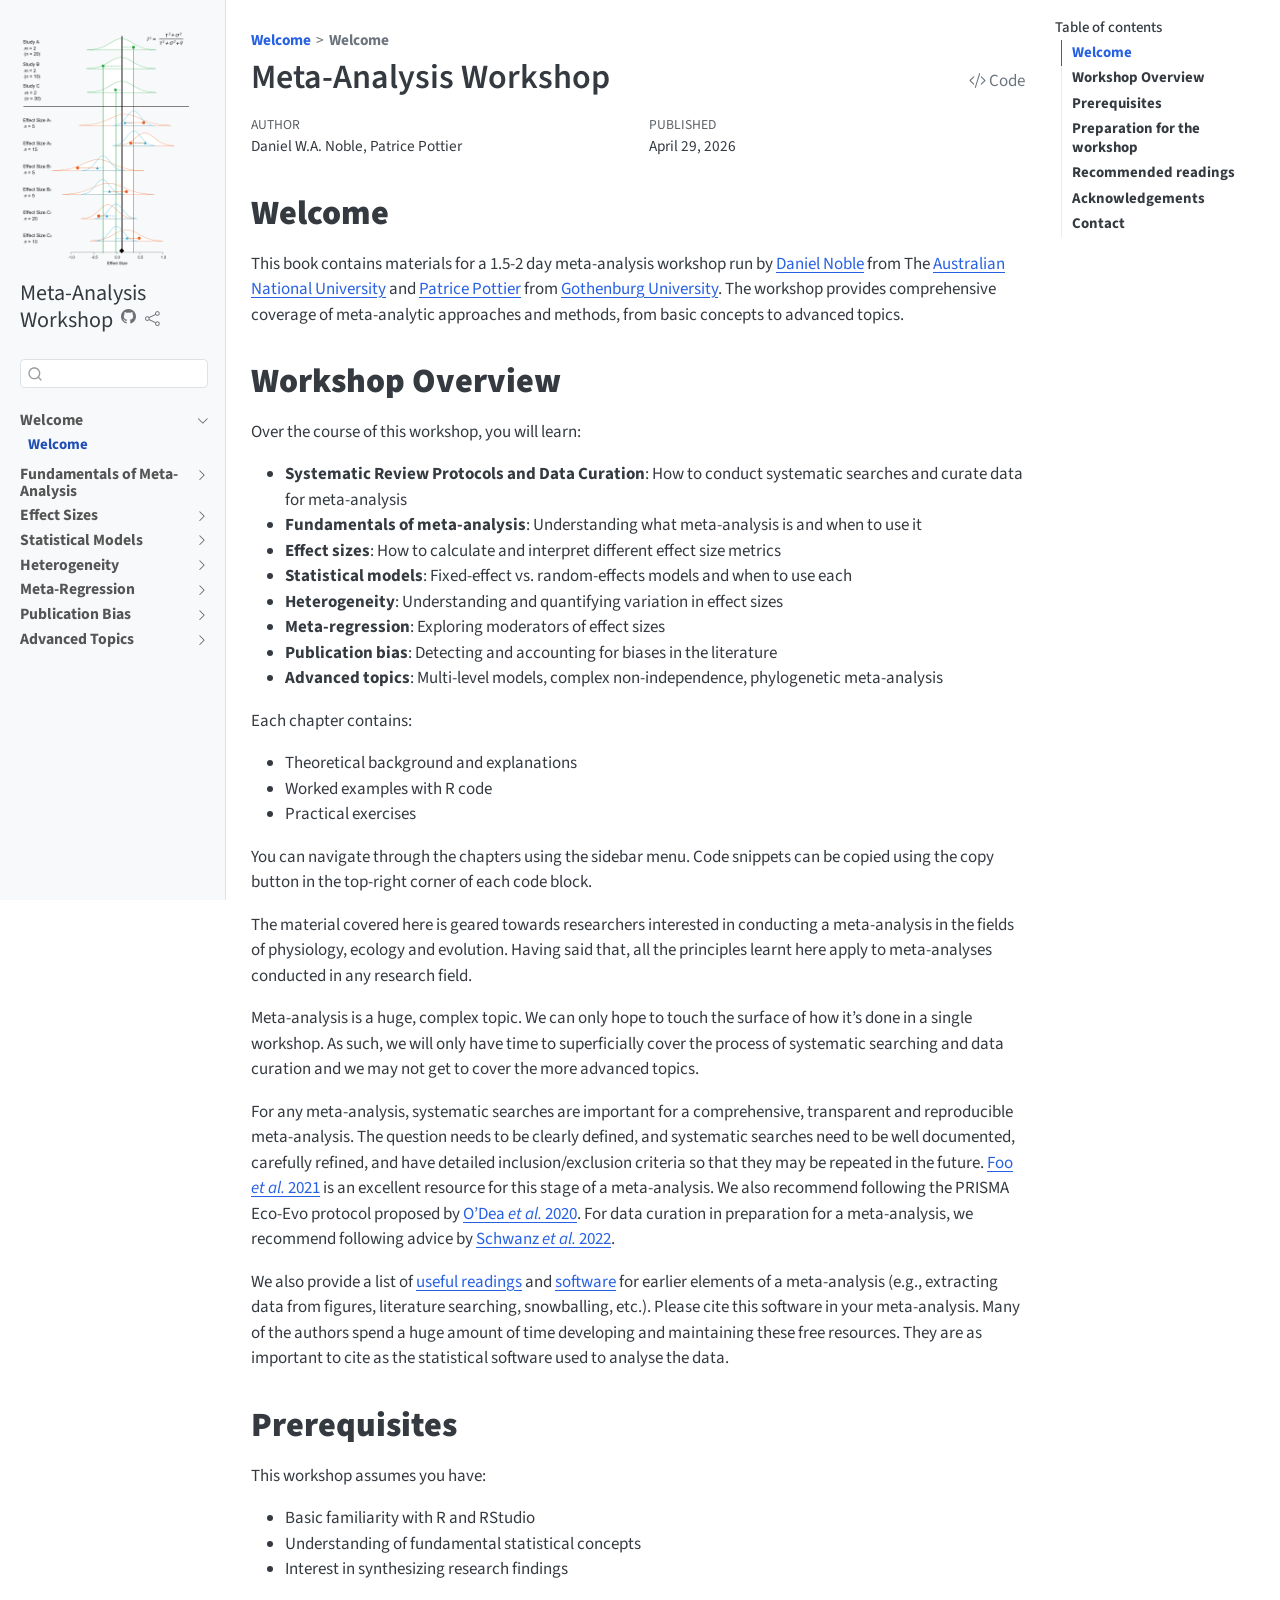
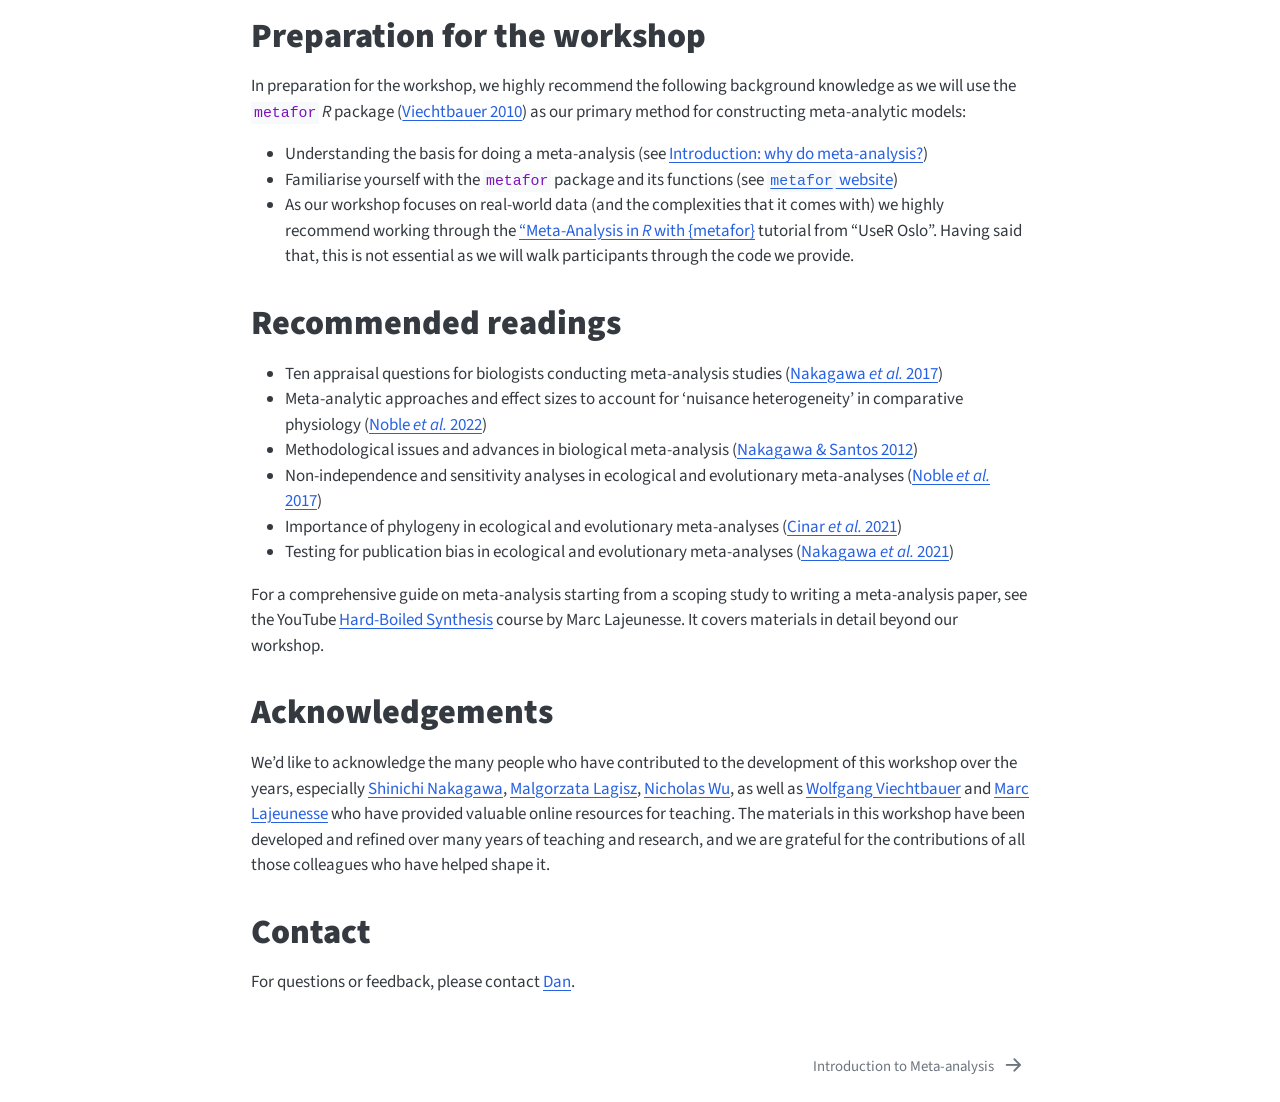
<file: _book/index.html>
<!DOCTYPE html>
<html xmlns="http://www.w3.org/1999/xhtml" lang="en" xml:lang="en"><head>

<meta charset="utf-8">
<meta name="generator" content="quarto-1.7.32">

<meta name="viewport" content="width=device-width, initial-scale=1.0, user-scalable=yes">

<meta name="author" content="Daniel W.A. Noble, Patrice Pottier">
<meta name="dcterms.date" content="2026-04-29">

<title>Meta-Analysis Workshop</title>
<style>
code{white-space: pre-wrap;}
span.smallcaps{font-variant: small-caps;}
div.columns{display: flex; gap: min(4vw, 1.5em);}
div.column{flex: auto; overflow-x: auto;}
div.hanging-indent{margin-left: 1.5em; text-indent: -1.5em;}
ul.task-list{list-style: none;}
ul.task-list li input[type="checkbox"] {
  width: 0.8em;
  margin: 0 0.8em 0.2em -1em; /* quarto-specific, see https://github.com/quarto-dev/quarto-cli/issues/4556 */ 
  vertical-align: middle;
}
/* CSS for syntax highlighting */
html { -webkit-text-size-adjust: 100%; }
pre > code.sourceCode { white-space: pre; position: relative; }
pre > code.sourceCode > span { display: inline-block; line-height: 1.25; }
pre > code.sourceCode > span:empty { height: 1.2em; }
.sourceCode { overflow: visible; }
code.sourceCode > span { color: inherit; text-decoration: inherit; }
div.sourceCode { margin: 1em 0; }
pre.sourceCode { margin: 0; }
@media screen {
div.sourceCode { overflow: auto; }
}
@media print {
pre > code.sourceCode { white-space: pre-wrap; }
pre > code.sourceCode > span { text-indent: -5em; padding-left: 5em; }
}
pre.numberSource code
  { counter-reset: source-line 0; }
pre.numberSource code > span
  { position: relative; left: -4em; counter-increment: source-line; }
pre.numberSource code > span > a:first-child::before
  { content: counter(source-line);
    position: relative; left: -1em; text-align: right; vertical-align: baseline;
    border: none; display: inline-block;
    -webkit-touch-callout: none; -webkit-user-select: none;
    -khtml-user-select: none; -moz-user-select: none;
    -ms-user-select: none; user-select: none;
    padding: 0 4px; width: 4em;
  }
pre.numberSource { margin-left: 3em;  padding-left: 4px; }
div.sourceCode
  {   }
@media screen {
pre > code.sourceCode > span > a:first-child::before { text-decoration: underline; }
}
</style>


<script src="site_libs/quarto-nav/quarto-nav.js"></script>
<script src="site_libs/quarto-nav/headroom.min.js"></script>
<script src="site_libs/clipboard/clipboard.min.js"></script>
<script src="site_libs/quarto-search/autocomplete.umd.js"></script>
<script src="site_libs/quarto-search/fuse.min.js"></script>
<script src="site_libs/quarto-search/quarto-search.js"></script>
<meta name="quarto:offset" content="./">
<link href="./introduction-to-meta.html" rel="next">
<script src="site_libs/quarto-html/quarto.js" type="module"></script>
<script src="site_libs/quarto-html/tabsets/tabsets.js" type="module"></script>
<script src="site_libs/quarto-html/popper.min.js"></script>
<script src="site_libs/quarto-html/tippy.umd.min.js"></script>
<script src="site_libs/quarto-html/anchor.min.js"></script>
<link href="site_libs/quarto-html/tippy.css" rel="stylesheet">
<link href="site_libs/quarto-html/quarto-syntax-highlighting-37eea08aefeeee20ff55810ff984fec1.css" rel="stylesheet" id="quarto-text-highlighting-styles">
<script src="site_libs/bootstrap/bootstrap.min.js"></script>
<link href="site_libs/bootstrap/bootstrap-icons.css" rel="stylesheet">
<link href="site_libs/bootstrap/bootstrap-47d0440b87685b87fa0f37ef00e16435.min.css" rel="stylesheet" append-hash="true" id="quarto-bootstrap" data-mode="light">
<script id="quarto-search-options" type="application/json">{
  "location": "sidebar",
  "copy-button": false,
  "collapse-after": 3,
  "panel-placement": "start",
  "type": "textbox",
  "limit": 50,
  "keyboard-shortcut": [
    "f",
    "/",
    "s"
  ],
  "show-item-context": false,
  "language": {
    "search-no-results-text": "No results",
    "search-matching-documents-text": "matching documents",
    "search-copy-link-title": "Copy link to search",
    "search-hide-matches-text": "Hide additional matches",
    "search-more-match-text": "more match in this document",
    "search-more-matches-text": "more matches in this document",
    "search-clear-button-title": "Clear",
    "search-text-placeholder": "",
    "search-detached-cancel-button-title": "Cancel",
    "search-submit-button-title": "Submit",
    "search-label": "Search"
  }
}</script>


</head>

<body class="nav-sidebar docked quarto-light">

<div id="quarto-search-results"></div>
  <header id="quarto-header" class="headroom fixed-top">
  <nav class="quarto-secondary-nav">
    <div class="container-fluid d-flex">
      <button type="button" class="quarto-btn-toggle btn" data-bs-toggle="collapse" role="button" data-bs-target=".quarto-sidebar-collapse-item" aria-controls="quarto-sidebar" aria-expanded="false" aria-label="Toggle sidebar navigation" onclick="if (window.quartoToggleHeadroom) { window.quartoToggleHeadroom(); }">
        <i class="bi bi-layout-text-sidebar-reverse"></i>
      </button>
        <nav class="quarto-page-breadcrumbs" aria-label="breadcrumb"><ol class="breadcrumb"><li class="breadcrumb-item"><a href="./index.html"><strong>Welcome</strong></a></li><li class="breadcrumb-item"><a href="./index.html"><strong>Welcome</strong></a></li></ol></nav>
        <a class="flex-grow-1" role="navigation" data-bs-toggle="collapse" data-bs-target=".quarto-sidebar-collapse-item" aria-controls="quarto-sidebar" aria-expanded="false" aria-label="Toggle sidebar navigation" onclick="if (window.quartoToggleHeadroom) { window.quartoToggleHeadroom(); }">      
        </a>
      <button type="button" class="btn quarto-search-button" aria-label="Search" onclick="window.quartoOpenSearch();">
        <i class="bi bi-search"></i>
      </button>
    </div>
  </nav>
</header>
<!-- content -->
<div id="quarto-content" class="quarto-container page-columns page-rows-contents page-layout-article">
<!-- sidebar -->
  <nav id="quarto-sidebar" class="sidebar collapse collapse-horizontal quarto-sidebar-collapse-item sidebar-navigation docked overflow-auto">
    <div class="pt-lg-2 mt-2 text-left sidebar-header sidebar-header-stacked">
      <a href="./index.html" class="sidebar-logo-link">
      <img src="./figs/logo.png" alt="" class="sidebar-logo py-0 d-lg-inline d-none">
      </a>
    <div class="sidebar-title mb-0 py-0">
      <a href="./">Meta-Analysis Workshop</a> 
        <div class="sidebar-tools-main">
    <a href="https://github.com/daniel1noble/meta-analysis_workshop" title="Source Code" class="quarto-navigation-tool px-1" aria-label="Source Code"><i class="bi bi-github"></i></a>
    <div class="dropdown">
      <a href="" title="Share" id="quarto-navigation-tool-dropdown-0" class="quarto-navigation-tool dropdown-toggle px-1" data-bs-toggle="dropdown" aria-expanded="false" role="link" aria-label="Share"><i class="bi bi-share"></i></a>
      <ul class="dropdown-menu" aria-labelledby="quarto-navigation-tool-dropdown-0">
          <li>
            <a class="dropdown-item sidebar-tools-main-item" href="https://twitter.com/intent/tweet?url=|url|">
              <i class="bi bi-twitter pe-1"></i>
            Twitter
            </a>
          </li>
          <li>
            <a class="dropdown-item sidebar-tools-main-item" href="https://www.facebook.com/sharer/sharer.php?u=|url|">
              <i class="bi bi-facebook pe-1"></i>
            Facebook
            </a>
          </li>
          <li>
            <a class="dropdown-item sidebar-tools-main-item" href="https://www.linkedin.com/sharing/share-offsite/?url=|url|">
              <i class="bi bi-linkedin pe-1"></i>
            LinkedIn
            </a>
          </li>
      </ul>
    </div>
</div>
    </div>
      </div>
        <div class="mt-2 flex-shrink-0 align-items-center">
        <div class="sidebar-search">
        <div id="quarto-search" class="" title="Search"></div>
        </div>
        </div>
    <div class="sidebar-menu-container"> 
    <ul class="list-unstyled mt-1">
        <li class="sidebar-item sidebar-item-section">
      <div class="sidebar-item-container"> 
            <a class="sidebar-item-text sidebar-link text-start" data-bs-toggle="collapse" data-bs-target="#quarto-sidebar-section-1" role="navigation" aria-expanded="true">
 <span class="menu-text"><strong>Welcome</strong></span></a>
          <a class="sidebar-item-toggle text-start" data-bs-toggle="collapse" data-bs-target="#quarto-sidebar-section-1" role="navigation" aria-expanded="true" aria-label="Toggle section">
            <i class="bi bi-chevron-right ms-2"></i>
          </a> 
      </div>
      <ul id="quarto-sidebar-section-1" class="collapse list-unstyled sidebar-section depth1 show">  
          <li class="sidebar-item">
  <div class="sidebar-item-container"> 
  <a href="./index.html" class="sidebar-item-text sidebar-link active">
 <span class="menu-text"><strong>Welcome</strong></span></a>
  </div>
</li>
      </ul>
  </li>
        <li class="sidebar-item sidebar-item-section">
      <div class="sidebar-item-container"> 
            <a class="sidebar-item-text sidebar-link text-start collapsed" data-bs-toggle="collapse" data-bs-target="#quarto-sidebar-section-2" role="navigation" aria-expanded="false">
 <span class="menu-text"><strong>Fundamentals of Meta-Analysis</strong></span></a>
          <a class="sidebar-item-toggle text-start collapsed" data-bs-toggle="collapse" data-bs-target="#quarto-sidebar-section-2" role="navigation" aria-expanded="false" aria-label="Toggle section">
            <i class="bi bi-chevron-right ms-2"></i>
          </a> 
      </div>
      <ul id="quarto-sidebar-section-2" class="collapse list-unstyled sidebar-section depth1 ">  
          <li class="sidebar-item">
  <div class="sidebar-item-container"> 
  <a href="./introduction-to-meta.html" class="sidebar-item-text sidebar-link"><span class="chapter-title">Introduction to Meta-analysis</span></a>
  </div>
</li>
          <li class="sidebar-item">
  <div class="sidebar-item-container"> 
  <a href="./systematic_review.html" class="sidebar-item-text sidebar-link"><span class="chapter-title">Systematic Review</span></a>
  </div>
</li>
      </ul>
  </li>
        <li class="sidebar-item sidebar-item-section">
      <div class="sidebar-item-container"> 
            <a class="sidebar-item-text sidebar-link text-start collapsed" data-bs-toggle="collapse" data-bs-target="#quarto-sidebar-section-3" role="navigation" aria-expanded="false">
 <span class="menu-text"><strong>Effect Sizes</strong></span></a>
          <a class="sidebar-item-toggle text-start collapsed" data-bs-toggle="collapse" data-bs-target="#quarto-sidebar-section-3" role="navigation" aria-expanded="false" aria-label="Toggle section">
            <i class="bi bi-chevron-right ms-2"></i>
          </a> 
      </div>
      <ul id="quarto-sidebar-section-3" class="collapse list-unstyled sidebar-section depth1 ">  
          <li class="sidebar-item">
  <div class="sidebar-item-container"> 
  <a href="./effect-size.html" class="sidebar-item-text sidebar-link"><span class="chapter-title">Calculating and interpreting effect sizes</span></a>
  </div>
</li>
          <li class="sidebar-item">
  <div class="sidebar-item-container"> 
  <a href="./nuis-het.html" class="sidebar-item-text sidebar-link"><span class="chapter-title">Nuisance heterogeneity</span></a>
  </div>
</li>
      </ul>
  </li>
        <li class="sidebar-item sidebar-item-section">
      <div class="sidebar-item-container"> 
            <a class="sidebar-item-text sidebar-link text-start collapsed" data-bs-toggle="collapse" data-bs-target="#quarto-sidebar-section-4" role="navigation" aria-expanded="false">
 <span class="menu-text"><strong>Statistical Models</strong></span></a>
          <a class="sidebar-item-toggle text-start collapsed" data-bs-toggle="collapse" data-bs-target="#quarto-sidebar-section-4" role="navigation" aria-expanded="false" aria-label="Toggle section">
            <i class="bi bi-chevron-right ms-2"></i>
          </a> 
      </div>
      <ul id="quarto-sidebar-section-4" class="collapse list-unstyled sidebar-section depth1 ">  
          <li class="sidebar-item">
  <div class="sidebar-item-container"> 
  <a href="./fixed-vs-random.html" class="sidebar-item-text sidebar-link"><span class="chapter-title">Fixed versus Random Effects Meta-analysis</span></a>
  </div>
</li>
          <li class="sidebar-item">
  <div class="sidebar-item-container"> 
  <a href="./multi-level.html" class="sidebar-item-text sidebar-link"><span class="chapter-title">Multi-level Meta-analysis</span></a>
  </div>
</li>
      </ul>
  </li>
        <li class="sidebar-item sidebar-item-section">
      <div class="sidebar-item-container"> 
            <a class="sidebar-item-text sidebar-link text-start collapsed" data-bs-toggle="collapse" data-bs-target="#quarto-sidebar-section-5" role="navigation" aria-expanded="false">
 <span class="menu-text"><strong>Heterogeneity</strong></span></a>
          <a class="sidebar-item-toggle text-start collapsed" data-bs-toggle="collapse" data-bs-target="#quarto-sidebar-section-5" role="navigation" aria-expanded="false" aria-label="Toggle section">
            <i class="bi bi-chevron-right ms-2"></i>
          </a> 
      </div>
      <ul id="quarto-sidebar-section-5" class="collapse list-unstyled sidebar-section depth1 ">  
          <li class="sidebar-item">
  <div class="sidebar-item-container"> 
  <a href="./het.html" class="sidebar-item-text sidebar-link"><span class="chapter-title">Heterogeneity in Meta-analysis</span></a>
  </div>
</li>
      </ul>
  </li>
        <li class="sidebar-item sidebar-item-section">
      <div class="sidebar-item-container"> 
            <a class="sidebar-item-text sidebar-link text-start collapsed" data-bs-toggle="collapse" data-bs-target="#quarto-sidebar-section-6" role="navigation" aria-expanded="false">
 <span class="menu-text"><strong>Meta-Regression</strong></span></a>
          <a class="sidebar-item-toggle text-start collapsed" data-bs-toggle="collapse" data-bs-target="#quarto-sidebar-section-6" role="navigation" aria-expanded="false" aria-label="Toggle section">
            <i class="bi bi-chevron-right ms-2"></i>
          </a> 
      </div>
      <ul id="quarto-sidebar-section-6" class="collapse list-unstyled sidebar-section depth1 ">  
          <li class="sidebar-item">
  <div class="sidebar-item-container"> 
  <a href="./metaregression.html" class="sidebar-item-text sidebar-link"><span class="chapter-title">Multi-level Meta-regression</span></a>
  </div>
</li>
      </ul>
  </li>
        <li class="sidebar-item sidebar-item-section">
      <div class="sidebar-item-container"> 
            <a class="sidebar-item-text sidebar-link text-start collapsed" data-bs-toggle="collapse" data-bs-target="#quarto-sidebar-section-7" role="navigation" aria-expanded="false">
 <span class="menu-text"><strong>Publication Bias</strong></span></a>
          <a class="sidebar-item-toggle text-start collapsed" data-bs-toggle="collapse" data-bs-target="#quarto-sidebar-section-7" role="navigation" aria-expanded="false" aria-label="Toggle section">
            <i class="bi bi-chevron-right ms-2"></i>
          </a> 
      </div>
      <ul id="quarto-sidebar-section-7" class="collapse list-unstyled sidebar-section depth1 ">  
          <li class="sidebar-item">
  <div class="sidebar-item-container"> 
  <a href="./pub-bias1.html" class="sidebar-item-text sidebar-link"><span class="chapter-title">Publication Bias in Meta-analysis</span></a>
  </div>
</li>
          <li class="sidebar-item">
  <div class="sidebar-item-container"> 
  <a href="./pub-bias2.html" class="sidebar-item-text sidebar-link"><span class="chapter-title">Publication Bias: Analytical Approaches</span></a>
  </div>
</li>
      </ul>
  </li>
        <li class="sidebar-item sidebar-item-section">
      <div class="sidebar-item-container"> 
            <a class="sidebar-item-text sidebar-link text-start collapsed" data-bs-toggle="collapse" data-bs-target="#quarto-sidebar-section-8" role="navigation" aria-expanded="false">
 <span class="menu-text"><strong>Advanced Topics</strong></span></a>
          <a class="sidebar-item-toggle text-start collapsed" data-bs-toggle="collapse" data-bs-target="#quarto-sidebar-section-8" role="navigation" aria-expanded="false" aria-label="Toggle section">
            <i class="bi bi-chevron-right ms-2"></i>
          </a> 
      </div>
      <ul id="quarto-sidebar-section-8" class="collapse list-unstyled sidebar-section depth1 ">  
          <li class="sidebar-item">
  <div class="sidebar-item-container"> 
  <a href="./complex-nonind.html" class="sidebar-item-text sidebar-link"><span class="chapter-title">Complex Non-independence in Meta-analysis</span></a>
  </div>
</li>
          <li class="sidebar-item">
  <div class="sidebar-item-container"> 
  <a href="./phylo.html" class="sidebar-item-text sidebar-link"><span class="chapter-title">Phylogenetic Meta-analysis</span></a>
  </div>
</li>
          <li class="sidebar-item">
  <div class="sidebar-item-container"> 
  <a href="./bayes_meta.html" class="sidebar-item-text sidebar-link"><span class="chapter-title">Bayesian Meta-analysis</span></a>
  </div>
</li>
      </ul>
  </li>
    </ul>
    </div>
</nav>
<div id="quarto-sidebar-glass" class="quarto-sidebar-collapse-item" data-bs-toggle="collapse" data-bs-target=".quarto-sidebar-collapse-item"></div>
<!-- margin-sidebar -->
    <div id="quarto-margin-sidebar" class="sidebar margin-sidebar">
        <nav id="TOC" role="doc-toc" class="toc-active">
    <h2 id="toc-title">Table of contents</h2>
   
  <ul>
  <li><a href="#welcome" id="toc-welcome" class="nav-link active" data-scroll-target="#welcome"><strong>Welcome</strong></a></li>
  <li><a href="#workshop-overview" id="toc-workshop-overview" class="nav-link" data-scroll-target="#workshop-overview"><strong>Workshop Overview</strong></a></li>
  <li><a href="#prerequisites" id="toc-prerequisites" class="nav-link" data-scroll-target="#prerequisites"><strong>Prerequisites</strong></a></li>
  <li><a href="#preparation-for-the-workshop" id="toc-preparation-for-the-workshop" class="nav-link" data-scroll-target="#preparation-for-the-workshop"><strong>Preparation for the workshop</strong></a></li>
  <li><a href="#read" id="toc-read" class="nav-link" data-scroll-target="#read"><strong>Recommended readings</strong></a></li>
  <li><a href="#acknowledgements" id="toc-acknowledgements" class="nav-link" data-scroll-target="#acknowledgements"><strong>Acknowledgements</strong></a></li>
  <li><a href="#contact" id="toc-contact" class="nav-link" data-scroll-target="#contact"><strong>Contact</strong></a></li>
  </ul>
</nav>
    </div>
<!-- main -->
<main class="content" id="quarto-document-content">

<header id="title-block-header" class="quarto-title-block default"><nav class="quarto-page-breadcrumbs quarto-title-breadcrumbs d-none d-lg-block" aria-label="breadcrumb"><ol class="breadcrumb"><li class="breadcrumb-item"><a href="./index.html"><strong>Welcome</strong></a></li><li class="breadcrumb-item"><a href="./index.html"><strong>Welcome</strong></a></li></ol></nav>
<div class="quarto-title">
<div class="quarto-title-block"><div><h1 class="title">Meta-Analysis Workshop</h1><button type="button" class="btn code-tools-button" id="quarto-code-tools-source"><i class="bi"></i> Code</button></div></div>
</div>



<div class="quarto-title-meta">

    <div>
    <div class="quarto-title-meta-heading">Author</div>
    <div class="quarto-title-meta-contents">
             <p>Daniel W.A. Noble, Patrice Pottier </p>
          </div>
  </div>
    
    <div>
    <div class="quarto-title-meta-heading">Published</div>
    <div class="quarto-title-meta-contents">
      <p class="date">April 29, 2026</p>
    </div>
  </div>
  
    
  </div>
  


</header>


<section id="welcome" class="level1 unnumbered">
<h1 class="unnumbered"><strong>Welcome</strong></h1>
<p>This book contains materials for a 1.5-2 day meta-analysis workshop run by <a href="https://sites.google.com/view/noblelab/home">Daniel Noble</a> from The <a href="https://www.anu.edu.au/">Australian National University</a> and <a href="https://patricepottier.academicwebsite.com/">Patrice Pottier</a> from <a href="https://www.gu.se/en">Gothenburg University</a>. The workshop provides comprehensive coverage of meta-analytic approaches and methods, from basic concepts to advanced topics.</p>
</section>
<section id="workshop-overview" class="level1">
<h1><strong>Workshop Overview</strong></h1>
<p>Over the course of this workshop, you will learn:</p>
<ul>
<li><strong>Systematic Review Protocols and Data Curation</strong>: How to conduct systematic searches and curate data for meta-analysis</li>
<li><strong>Fundamentals of meta-analysis</strong>: Understanding what meta-analysis is and when to use it</li>
<li><strong>Effect sizes</strong>: How to calculate and interpret different effect size metrics</li>
<li><strong>Statistical models</strong>: Fixed-effect vs.&nbsp;random-effects models and when to use each</li>
<li><strong>Heterogeneity</strong>: Understanding and quantifying variation in effect sizes</li>
<li><strong>Meta-regression</strong>: Exploring moderators of effect sizes</li>
<li><strong>Publication bias</strong>: Detecting and accounting for biases in the literature</li>
<li><strong>Advanced topics</strong>: Multi-level models, complex non-independence, phylogenetic meta-analysis</li>
</ul>
<p>Each chapter contains:</p>
<ul>
<li>Theoretical background and explanations</li>
<li>Worked examples with R code</li>
<li>Practical exercises</li>
</ul>
<p>You can navigate through the chapters using the sidebar menu. Code snippets can be copied using the copy button in the top-right corner of each code block.</p>
<p>The material covered here is geared towards researchers interested in conducting a meta-analysis in the fields of physiology, ecology and evolution. Having said that, all the principles learnt here apply to meta-analyses conducted in any research field.</p>
<p>Meta-analysis is a huge, complex topic. We can only hope to touch the surface of how it’s done in a single workshop. As such, we will only have time to superficially cover the process of systematic searching and data curation and we may not get to cover the more advanced topics.</p>
<p>For any meta-analysis, systematic searches are important for a comprehensive, transparent and reproducible meta-analysis. The question needs to be clearly defined, and systematic searches need to be well documented, carefully refined, and have detailed inclusion/exclusion criteria so that they may be repeated in the future. <a href="https://besjournals.onlinelibrary.wiley.com/doi/abs/10.1111/2041-210X.13654">Foo <em>et al.</em> 2021</a> is an excellent resource for this stage of a meta-analysis. We also recommend following the PRISMA Eco-Evo protocol proposed by <a href="https://onlinelibrary.wiley.com/doi/abs/10.1111/brv.12721">O’Dea <em>et al.</em> 2020</a>. For data curation in preparation for a meta-analysis, we recommend following advice by <a href="https://journals.biologists.com/jeb/article/225/Suppl_1/jeb243295/274297/Best-practices-for-building-and-curating-databases">Schwanz <em>et al.</em> 2022</a>.</p>
<p>We also provide a list of <a href="#read">useful readings</a> and <a href="https://daniel1noble.github.io/meta-workshop/software">software</a> for earlier elements of a meta-analysis (e.g., extracting data from figures, literature searching, snowballing, etc.). Please cite this software in your meta-analysis. Many of the authors spend a huge amount of time developing and maintaining these free resources. They are as important to cite as the statistical software used to analyse the data.</p>
</section>
<section id="prerequisites" class="level1">
<h1><strong>Prerequisites</strong></h1>
<p>This workshop assumes you have:</p>
<ul>
<li>Basic familiarity with R and RStudio</li>
<li>Understanding of fundamental statistical concepts</li>
<li>Interest in synthesizing research findings</li>
</ul>
</section>
<section id="preparation-for-the-workshop" class="level1">
<h1><strong>Preparation for the workshop</strong></h1>
<p>In preparation for the workshop, we highly recommend the following background knowledge as we will use the <code>metafor</code> <em>R</em> package (<a href="https://www.jstatsoft.org/article/view/v036i03">Viechtbauer 2010</a>) as our primary method for constructing meta-analytic models:</p>
<ul>
<li>Understanding the basis for doing a meta-analysis (see <a href="./introduction-to-meta.html">Introduction: why do meta-analysis?</a>)</li>
<li>Familiarise yourself with the <code>metafor</code> package and its functions (see <a href="https://wviechtb.github.io/metafor/"><code>metafor</code> website</a>)</li>
<li>As our workshop focuses on real-world data (and the complexities that it comes with) we highly recommend working through the <a href="https://www.youtube.com/watch?v=IkduL5iRdqo&amp;t=1602s&amp;ab_channel=UseROslo">“Meta-Analysis in <em>R</em> with {metafor}</a> tutorial from “UseR Oslo”. Having said that, this is not essential as we will walk participants through the code we provide.</li>
</ul>
</section>
<section id="read" class="level1">
<h1><strong>Recommended readings</strong></h1>
<ul>
<li>Ten appraisal questions for biologists conducting meta-analysis studies (<a href="https://bmcbiol.biomedcentral.com/articles/10.1186/s12915-017-0357-7">Nakagawa <em>et al.</em> 2017</a>)</li>
<li>Meta-analytic approaches and effect sizes to account for ‘nuisance heterogeneity’ in comparative physiology (<a href="https://journals.biologists.com/jeb/article/225/Suppl_1/jeb243225/274278/Meta-analytic-approaches-and-effect-sizes-to">Noble <em>et al.</em> 2022</a>)</li>
<li>Methodological issues and advances in biological meta-analysis (<a href="https://link.springer.com/article/10.1007/s10682-012-9555-5">Nakagawa &amp; Santos 2012</a>)</li>
<li>Non‐independence and sensitivity analyses in ecological and evolutionary meta‐analyses (<a href="https://onlinelibrary.wiley.com/doi/abs/10.1111/mec.14031">Noble <em>et al.</em> 2017</a>)</li>
<li>Importance of phylogeny in ecological and evolutionary meta-analyses (<a href="https://besjournals.onlinelibrary.wiley.com/doi/full/10.1111/2041-210X.13760">Cinar <em>et al.</em> 2021</a>)</li>
<li>Testing for publication bias in ecological and evolutionary meta-analyses (<a href="https://besjournals.onlinelibrary.wiley.com/doi/full/10.1111/2041-210X.13724">Nakagawa <em>et al.</em> 2021</a>)</li>
</ul>
<p>For a comprehensive guide on meta-analysis starting from a scoping study to writing a meta-analysis paper, see the YouTube <a href="https://www.youtube.com/c/LajeunesseLab/featured">Hard-Boiled Synthesis</a> course by Marc Lajeunesse. It covers materials in detail beyond our workshop.</p>
</section>
<section id="acknowledgements" class="level1">
<h1><strong>Acknowledgements</strong></h1>
<p>We’d like to acknowledge the many people who have contributed to the development of this workshop over the years, especially <a href="https://www.cossee.org/shinichi-nakagawa.html">Shinichi Nakagawa</a>, <a href="https://mlagisz.weebly.com/">Malgorzata Lagisz</a>, <a href="https://wunicholas.wixsite.com/home">Nicholas Wu</a>, as well as <a href="https://www.wvbauer.com">Wolfgang Viechtbauer</a> and <a href="https://www.usf.edu/arts-sciences/departments/ib/people/faculty/marc-lajeunesse.aspx">Marc Lajeunesse</a> who have provided valuable online resources for teaching. The materials in this workshop have been developed and refined over many years of teaching and research, and we are grateful for the contributions of all those colleagues who have helped shape it.</p>
</section>
<section id="contact" class="level1">
<h1><strong>Contact</strong></h1>
<p>For questions or feedback, please contact <a href="mailto:daniel.noble@anu.edu.au">Dan</a>.</p>


<!-- -->

</section>

</main> <!-- /main -->
<script id="quarto-html-after-body" type="application/javascript">
  window.document.addEventListener("DOMContentLoaded", function (event) {
    const icon = "";
    const anchorJS = new window.AnchorJS();
    anchorJS.options = {
      placement: 'right',
      icon: icon
    };
    anchorJS.add('.anchored');
    const isCodeAnnotation = (el) => {
      for (const clz of el.classList) {
        if (clz.startsWith('code-annotation-')) {                     
          return true;
        }
      }
      return false;
    }
    const onCopySuccess = function(e) {
      // button target
      const button = e.trigger;
      // don't keep focus
      button.blur();
      // flash "checked"
      button.classList.add('code-copy-button-checked');
      var currentTitle = button.getAttribute("title");
      button.setAttribute("title", "Copied!");
      let tooltip;
      if (window.bootstrap) {
        button.setAttribute("data-bs-toggle", "tooltip");
        button.setAttribute("data-bs-placement", "left");
        button.setAttribute("data-bs-title", "Copied!");
        tooltip = new bootstrap.Tooltip(button, 
          { trigger: "manual", 
            customClass: "code-copy-button-tooltip",
            offset: [0, -8]});
        tooltip.show();    
      }
      setTimeout(function() {
        if (tooltip) {
          tooltip.hide();
          button.removeAttribute("data-bs-title");
          button.removeAttribute("data-bs-toggle");
          button.removeAttribute("data-bs-placement");
        }
        button.setAttribute("title", currentTitle);
        button.classList.remove('code-copy-button-checked');
      }, 1000);
      // clear code selection
      e.clearSelection();
    }
    const getTextToCopy = function(trigger) {
        const codeEl = trigger.previousElementSibling.cloneNode(true);
        for (const childEl of codeEl.children) {
          if (isCodeAnnotation(childEl)) {
            childEl.remove();
          }
        }
        return codeEl.innerText;
    }
    const clipboard = new window.ClipboardJS('.code-copy-button:not([data-in-quarto-modal])', {
      text: getTextToCopy
    });
    clipboard.on('success', onCopySuccess);
    if (window.document.getElementById('quarto-embedded-source-code-modal')) {
      const clipboardModal = new window.ClipboardJS('.code-copy-button[data-in-quarto-modal]', {
        text: getTextToCopy,
        container: window.document.getElementById('quarto-embedded-source-code-modal')
      });
      clipboardModal.on('success', onCopySuccess);
    }
    const viewSource = window.document.getElementById('quarto-view-source') ||
                       window.document.getElementById('quarto-code-tools-source');
    if (viewSource) {
      const sourceUrl = viewSource.getAttribute("data-quarto-source-url");
      viewSource.addEventListener("click", function(e) {
        if (sourceUrl) {
          // rstudio viewer pane
          if (/\bcapabilities=\b/.test(window.location)) {
            window.open(sourceUrl);
          } else {
            window.location.href = sourceUrl;
          }
        } else {
          const modal = new bootstrap.Modal(document.getElementById('quarto-embedded-source-code-modal'));
          modal.show();
        }
        return false;
      });
    }
    function toggleCodeHandler(show) {
      return function(e) {
        const detailsSrc = window.document.querySelectorAll(".cell > details > .sourceCode");
        for (let i=0; i<detailsSrc.length; i++) {
          const details = detailsSrc[i].parentElement;
          if (show) {
            details.open = true;
          } else {
            details.removeAttribute("open");
          }
        }
        const cellCodeDivs = window.document.querySelectorAll(".cell > .sourceCode");
        const fromCls = show ? "hidden" : "unhidden";
        const toCls = show ? "unhidden" : "hidden";
        for (let i=0; i<cellCodeDivs.length; i++) {
          const codeDiv = cellCodeDivs[i];
          if (codeDiv.classList.contains(fromCls)) {
            codeDiv.classList.remove(fromCls);
            codeDiv.classList.add(toCls);
          } 
        }
        return false;
      }
    }
    const hideAllCode = window.document.getElementById("quarto-hide-all-code");
    if (hideAllCode) {
      hideAllCode.addEventListener("click", toggleCodeHandler(false));
    }
    const showAllCode = window.document.getElementById("quarto-show-all-code");
    if (showAllCode) {
      showAllCode.addEventListener("click", toggleCodeHandler(true));
    }
      var localhostRegex = new RegExp(/^(?:http|https):\/\/localhost\:?[0-9]*\//);
      var mailtoRegex = new RegExp(/^mailto:/);
        var filterRegex = new RegExp('/' + window.location.host + '/');
      var isInternal = (href) => {
          return filterRegex.test(href) || localhostRegex.test(href) || mailtoRegex.test(href);
      }
      // Inspect non-navigation links and adorn them if external
     var links = window.document.querySelectorAll('a[href]:not(.nav-link):not(.navbar-brand):not(.toc-action):not(.sidebar-link):not(.sidebar-item-toggle):not(.pagination-link):not(.no-external):not([aria-hidden]):not(.dropdown-item):not(.quarto-navigation-tool):not(.about-link)');
      for (var i=0; i<links.length; i++) {
        const link = links[i];
        if (!isInternal(link.href)) {
          // undo the damage that might have been done by quarto-nav.js in the case of
          // links that we want to consider external
          if (link.dataset.originalHref !== undefined) {
            link.href = link.dataset.originalHref;
          }
        }
      }
    function tippyHover(el, contentFn, onTriggerFn, onUntriggerFn) {
      const config = {
        allowHTML: true,
        maxWidth: 500,
        delay: 100,
        arrow: false,
        appendTo: function(el) {
            return el.parentElement;
        },
        interactive: true,
        interactiveBorder: 10,
        theme: 'quarto',
        placement: 'bottom-start',
      };
      if (contentFn) {
        config.content = contentFn;
      }
      if (onTriggerFn) {
        config.onTrigger = onTriggerFn;
      }
      if (onUntriggerFn) {
        config.onUntrigger = onUntriggerFn;
      }
      window.tippy(el, config); 
    }
    const noterefs = window.document.querySelectorAll('a[role="doc-noteref"]');
    for (var i=0; i<noterefs.length; i++) {
      const ref = noterefs[i];
      tippyHover(ref, function() {
        // use id or data attribute instead here
        let href = ref.getAttribute('data-footnote-href') || ref.getAttribute('href');
        try { href = new URL(href).hash; } catch {}
        const id = href.replace(/^#\/?/, "");
        const note = window.document.getElementById(id);
        if (note) {
          return note.innerHTML;
        } else {
          return "";
        }
      });
    }
    const xrefs = window.document.querySelectorAll('a.quarto-xref');
    const processXRef = (id, note) => {
      // Strip column container classes
      const stripColumnClz = (el) => {
        el.classList.remove("page-full", "page-columns");
        if (el.children) {
          for (const child of el.children) {
            stripColumnClz(child);
          }
        }
      }
      stripColumnClz(note)
      if (id === null || id.startsWith('sec-')) {
        // Special case sections, only their first couple elements
        const container = document.createElement("div");
        if (note.children && note.children.length > 2) {
          container.appendChild(note.children[0].cloneNode(true));
          for (let i = 1; i < note.children.length; i++) {
            const child = note.children[i];
            if (child.tagName === "P" && child.innerText === "") {
              continue;
            } else {
              container.appendChild(child.cloneNode(true));
              break;
            }
          }
          if (window.Quarto?.typesetMath) {
            window.Quarto.typesetMath(container);
          }
          return container.innerHTML
        } else {
          if (window.Quarto?.typesetMath) {
            window.Quarto.typesetMath(note);
          }
          return note.innerHTML;
        }
      } else {
        // Remove any anchor links if they are present
        const anchorLink = note.querySelector('a.anchorjs-link');
        if (anchorLink) {
          anchorLink.remove();
        }
        if (window.Quarto?.typesetMath) {
          window.Quarto.typesetMath(note);
        }
        if (note.classList.contains("callout")) {
          return note.outerHTML;
        } else {
          return note.innerHTML;
        }
      }
    }
    for (var i=0; i<xrefs.length; i++) {
      const xref = xrefs[i];
      tippyHover(xref, undefined, function(instance) {
        instance.disable();
        let url = xref.getAttribute('href');
        let hash = undefined; 
        if (url.startsWith('#')) {
          hash = url;
        } else {
          try { hash = new URL(url).hash; } catch {}
        }
        if (hash) {
          const id = hash.replace(/^#\/?/, "");
          const note = window.document.getElementById(id);
          if (note !== null) {
            try {
              const html = processXRef(id, note.cloneNode(true));
              instance.setContent(html);
            } finally {
              instance.enable();
              instance.show();
            }
          } else {
            // See if we can fetch this
            fetch(url.split('#')[0])
            .then(res => res.text())
            .then(html => {
              const parser = new DOMParser();
              const htmlDoc = parser.parseFromString(html, "text/html");
              const note = htmlDoc.getElementById(id);
              if (note !== null) {
                const html = processXRef(id, note);
                instance.setContent(html);
              } 
            }).finally(() => {
              instance.enable();
              instance.show();
            });
          }
        } else {
          // See if we can fetch a full url (with no hash to target)
          // This is a special case and we should probably do some content thinning / targeting
          fetch(url)
          .then(res => res.text())
          .then(html => {
            const parser = new DOMParser();
            const htmlDoc = parser.parseFromString(html, "text/html");
            const note = htmlDoc.querySelector('main.content');
            if (note !== null) {
              // This should only happen for chapter cross references
              // (since there is no id in the URL)
              // remove the first header
              if (note.children.length > 0 && note.children[0].tagName === "HEADER") {
                note.children[0].remove();
              }
              const html = processXRef(null, note);
              instance.setContent(html);
            } 
          }).finally(() => {
            instance.enable();
            instance.show();
          });
        }
      }, function(instance) {
      });
    }
        let selectedAnnoteEl;
        const selectorForAnnotation = ( cell, annotation) => {
          let cellAttr = 'data-code-cell="' + cell + '"';
          let lineAttr = 'data-code-annotation="' +  annotation + '"';
          const selector = 'span[' + cellAttr + '][' + lineAttr + ']';
          return selector;
        }
        const selectCodeLines = (annoteEl) => {
          const doc = window.document;
          const targetCell = annoteEl.getAttribute("data-target-cell");
          const targetAnnotation = annoteEl.getAttribute("data-target-annotation");
          const annoteSpan = window.document.querySelector(selectorForAnnotation(targetCell, targetAnnotation));
          const lines = annoteSpan.getAttribute("data-code-lines").split(",");
          const lineIds = lines.map((line) => {
            return targetCell + "-" + line;
          })
          let top = null;
          let height = null;
          let parent = null;
          if (lineIds.length > 0) {
              //compute the position of the single el (top and bottom and make a div)
              const el = window.document.getElementById(lineIds[0]);
              top = el.offsetTop;
              height = el.offsetHeight;
              parent = el.parentElement.parentElement;
            if (lineIds.length > 1) {
              const lastEl = window.document.getElementById(lineIds[lineIds.length - 1]);
              const bottom = lastEl.offsetTop + lastEl.offsetHeight;
              height = bottom - top;
            }
            if (top !== null && height !== null && parent !== null) {
              // cook up a div (if necessary) and position it 
              let div = window.document.getElementById("code-annotation-line-highlight");
              if (div === null) {
                div = window.document.createElement("div");
                div.setAttribute("id", "code-annotation-line-highlight");
                div.style.position = 'absolute';
                parent.appendChild(div);
              }
              div.style.top = top - 2 + "px";
              div.style.height = height + 4 + "px";
              div.style.left = 0;
              let gutterDiv = window.document.getElementById("code-annotation-line-highlight-gutter");
              if (gutterDiv === null) {
                gutterDiv = window.document.createElement("div");
                gutterDiv.setAttribute("id", "code-annotation-line-highlight-gutter");
                gutterDiv.style.position = 'absolute';
                const codeCell = window.document.getElementById(targetCell);
                const gutter = codeCell.querySelector('.code-annotation-gutter');
                gutter.appendChild(gutterDiv);
              }
              gutterDiv.style.top = top - 2 + "px";
              gutterDiv.style.height = height + 4 + "px";
            }
            selectedAnnoteEl = annoteEl;
          }
        };
        const unselectCodeLines = () => {
          const elementsIds = ["code-annotation-line-highlight", "code-annotation-line-highlight-gutter"];
          elementsIds.forEach((elId) => {
            const div = window.document.getElementById(elId);
            if (div) {
              div.remove();
            }
          });
          selectedAnnoteEl = undefined;
        };
          // Handle positioning of the toggle
      window.addEventListener(
        "resize",
        throttle(() => {
          elRect = undefined;
          if (selectedAnnoteEl) {
            selectCodeLines(selectedAnnoteEl);
          }
        }, 10)
      );
      function throttle(fn, ms) {
      let throttle = false;
      let timer;
        return (...args) => {
          if(!throttle) { // first call gets through
              fn.apply(this, args);
              throttle = true;
          } else { // all the others get throttled
              if(timer) clearTimeout(timer); // cancel #2
              timer = setTimeout(() => {
                fn.apply(this, args);
                timer = throttle = false;
              }, ms);
          }
        };
      }
        // Attach click handler to the DT
        const annoteDls = window.document.querySelectorAll('dt[data-target-cell]');
        for (const annoteDlNode of annoteDls) {
          annoteDlNode.addEventListener('click', (event) => {
            const clickedEl = event.target;
            if (clickedEl !== selectedAnnoteEl) {
              unselectCodeLines();
              const activeEl = window.document.querySelector('dt[data-target-cell].code-annotation-active');
              if (activeEl) {
                activeEl.classList.remove('code-annotation-active');
              }
              selectCodeLines(clickedEl);
              clickedEl.classList.add('code-annotation-active');
            } else {
              // Unselect the line
              unselectCodeLines();
              clickedEl.classList.remove('code-annotation-active');
            }
          });
        }
    const findCites = (el) => {
      const parentEl = el.parentElement;
      if (parentEl) {
        const cites = parentEl.dataset.cites;
        if (cites) {
          return {
            el,
            cites: cites.split(' ')
          };
        } else {
          return findCites(el.parentElement)
        }
      } else {
        return undefined;
      }
    };
    var bibliorefs = window.document.querySelectorAll('a[role="doc-biblioref"]');
    for (var i=0; i<bibliorefs.length; i++) {
      const ref = bibliorefs[i];
      const citeInfo = findCites(ref);
      if (citeInfo) {
        tippyHover(citeInfo.el, function() {
          var popup = window.document.createElement('div');
          citeInfo.cites.forEach(function(cite) {
            var citeDiv = window.document.createElement('div');
            citeDiv.classList.add('hanging-indent');
            citeDiv.classList.add('csl-entry');
            var biblioDiv = window.document.getElementById('ref-' + cite);
            if (biblioDiv) {
              citeDiv.innerHTML = biblioDiv.innerHTML;
            }
            popup.appendChild(citeDiv);
          });
          return popup.innerHTML;
        });
      }
    }
  });
  </script>
<nav class="page-navigation">
  <div class="nav-page nav-page-previous">
  </div>
  <div class="nav-page nav-page-next">
      <a href="./introduction-to-meta.html" class="pagination-link" aria-label="Introduction to Meta-analysis">
        <span class="nav-page-text"><span class="chapter-title">Introduction to Meta-analysis</span></span> <i class="bi bi-arrow-right-short"></i>
      </a>
  </div>
</nav><div class="modal fade" id="quarto-embedded-source-code-modal" tabindex="-1" aria-labelledby="quarto-embedded-source-code-modal-label" aria-hidden="true"><div class="modal-dialog modal-dialog-scrollable"><div class="modal-content"><div class="modal-header"><h5 class="modal-title" id="quarto-embedded-source-code-modal-label">Source Code</h5><button class="btn-close" data-bs-dismiss="modal"></button></div><div class="modal-body"><div class="">
<div class="sourceCode" id="cb1" data-shortcodes="false"><pre class="sourceCode markdown code-with-copy"><code class="sourceCode markdown"><span id="cb1-1"><a href="#cb1-1" aria-hidden="true" tabindex="-1"></a><span class="fu"># **Welcome** {.unnumbered}</span></span>
<span id="cb1-2"><a href="#cb1-2" aria-hidden="true" tabindex="-1"></a></span>
<span id="cb1-3"><a href="#cb1-3" aria-hidden="true" tabindex="-1"></a>This book contains materials for a 1.5-2 day meta-analysis workshop run by <span class="co">[</span><span class="ot">Daniel Noble</span><span class="co">](https://sites.google.com/view/noblelab/home)</span> from The <span class="co">[</span><span class="ot">Australian National University</span><span class="co">](https://www.anu.edu.au/)</span> and <span class="co">[</span><span class="ot">Patrice Pottier</span><span class="co">](https://patricepottier.academicwebsite.com/)</span> from <span class="co">[</span><span class="ot">Gothenburg University</span><span class="co">](https://www.gu.se/en)</span>. The workshop provides comprehensive coverage of meta-analytic approaches and methods, from basic concepts to advanced topics.</span>
<span id="cb1-4"><a href="#cb1-4" aria-hidden="true" tabindex="-1"></a></span>
<span id="cb1-5"><a href="#cb1-5" aria-hidden="true" tabindex="-1"></a><span class="fu"># **Workshop Overview**</span></span>
<span id="cb1-6"><a href="#cb1-6" aria-hidden="true" tabindex="-1"></a></span>
<span id="cb1-7"><a href="#cb1-7" aria-hidden="true" tabindex="-1"></a>Over the course of this workshop, you will learn:</span>
<span id="cb1-8"><a href="#cb1-8" aria-hidden="true" tabindex="-1"></a></span>
<span id="cb1-9"><a href="#cb1-9" aria-hidden="true" tabindex="-1"></a><span class="ss">- </span>**Systematic Review Protocols and Data Curation**: How to conduct systematic searches and curate data for meta-analysis</span>
<span id="cb1-10"><a href="#cb1-10" aria-hidden="true" tabindex="-1"></a><span class="ss">- </span>**Fundamentals of meta-analysis**: Understanding what meta-analysis is and when to use it</span>
<span id="cb1-11"><a href="#cb1-11" aria-hidden="true" tabindex="-1"></a><span class="ss">- </span>**Effect sizes**: How to calculate and interpret different effect size metrics</span>
<span id="cb1-12"><a href="#cb1-12" aria-hidden="true" tabindex="-1"></a><span class="ss">- </span>**Statistical models**: Fixed-effect vs. random-effects models and when to use each</span>
<span id="cb1-13"><a href="#cb1-13" aria-hidden="true" tabindex="-1"></a><span class="ss">- </span>**Heterogeneity**: Understanding and quantifying variation in effect sizes</span>
<span id="cb1-14"><a href="#cb1-14" aria-hidden="true" tabindex="-1"></a><span class="ss">- </span>**Meta-regression**: Exploring moderators of effect sizes</span>
<span id="cb1-15"><a href="#cb1-15" aria-hidden="true" tabindex="-1"></a><span class="ss">- </span>**Publication bias**: Detecting and accounting for biases in the literature</span>
<span id="cb1-16"><a href="#cb1-16" aria-hidden="true" tabindex="-1"></a><span class="ss">- </span>**Advanced topics**: Multi-level models, complex non-independence, phylogenetic meta-analysis</span>
<span id="cb1-17"><a href="#cb1-17" aria-hidden="true" tabindex="-1"></a></span>
<span id="cb1-18"><a href="#cb1-18" aria-hidden="true" tabindex="-1"></a>Each chapter contains:</span>
<span id="cb1-19"><a href="#cb1-19" aria-hidden="true" tabindex="-1"></a></span>
<span id="cb1-20"><a href="#cb1-20" aria-hidden="true" tabindex="-1"></a><span class="ss">- </span>Theoretical background and explanations</span>
<span id="cb1-21"><a href="#cb1-21" aria-hidden="true" tabindex="-1"></a><span class="ss">- </span>Worked examples with R code</span>
<span id="cb1-22"><a href="#cb1-22" aria-hidden="true" tabindex="-1"></a><span class="ss">- </span>Practical exercises</span>
<span id="cb1-23"><a href="#cb1-23" aria-hidden="true" tabindex="-1"></a></span>
<span id="cb1-24"><a href="#cb1-24" aria-hidden="true" tabindex="-1"></a>You can navigate through the chapters using the sidebar menu. Code snippets can be copied using the copy button in the top-right corner of each code block.</span>
<span id="cb1-25"><a href="#cb1-25" aria-hidden="true" tabindex="-1"></a></span>
<span id="cb1-26"><a href="#cb1-26" aria-hidden="true" tabindex="-1"></a>The material covered here is geared towards researchers interested in conducting a meta-analysis in the fields of physiology, ecology and evolution. Having said that, all the principles learnt here apply to meta-analyses conducted in any research field.</span>
<span id="cb1-27"><a href="#cb1-27" aria-hidden="true" tabindex="-1"></a></span>
<span id="cb1-28"><a href="#cb1-28" aria-hidden="true" tabindex="-1"></a>Meta-analysis is a huge, complex topic. We can only hope to touch the surface of how it's done in a single workshop. As such, we will only have time to superficially cover the process of systematic searching and data curation and we may not get to cover the more advanced topics. </span>
<span id="cb1-29"><a href="#cb1-29" aria-hidden="true" tabindex="-1"></a></span>
<span id="cb1-30"><a href="#cb1-30" aria-hidden="true" tabindex="-1"></a>For any meta-analysis, systematic searches are important for a comprehensive, transparent and reproducible meta-analysis. The question needs to be clearly defined, and systematic searches need to be well documented, carefully refined, and have detailed inclusion/exclusion criteria so that they may be repeated in the future. <span class="co">[</span><span class="ot">Foo *et al.* 2021</span><span class="co">](https://besjournals.onlinelibrary.wiley.com/doi/abs/10.1111/2041-210X.13654)</span> is an excellent resource for this stage of a meta-analysis. We also recommend following the PRISMA Eco-Evo protocol proposed by <span class="co">[</span><span class="ot">O'Dea *et al.* 2020</span><span class="co">](https://onlinelibrary.wiley.com/doi/abs/10.1111/brv.12721)</span>. For data curation in preparation for a meta-analysis, we recommend following advice by <span class="co">[</span><span class="ot">Schwanz *et al.* 2022</span><span class="co">](https://journals.biologists.com/jeb/article/225/Suppl_1/jeb243295/274297/Best-practices-for-building-and-curating-databases)</span>.</span>
<span id="cb1-31"><a href="#cb1-31" aria-hidden="true" tabindex="-1"></a></span>
<span id="cb1-32"><a href="#cb1-32" aria-hidden="true" tabindex="-1"></a>We also provide a list of <span class="co">[</span><span class="ot">useful readings</span><span class="co">](#read)</span> and <span class="co">[</span><span class="ot">software</span><span class="co">](https://daniel1noble.github.io/meta-workshop/software)</span> for earlier elements of a meta-analysis (e.g., extracting data from figures, literature searching, snowballing, etc.). Please cite this software in your meta-analysis. Many of the authors spend a huge amount of time developing and maintaining these free resources. They are as important to cite as the statistical software used to analyse the data. </span>
<span id="cb1-33"><a href="#cb1-33" aria-hidden="true" tabindex="-1"></a></span>
<span id="cb1-34"><a href="#cb1-34" aria-hidden="true" tabindex="-1"></a><span class="fu"># **Prerequisites**</span></span>
<span id="cb1-35"><a href="#cb1-35" aria-hidden="true" tabindex="-1"></a></span>
<span id="cb1-36"><a href="#cb1-36" aria-hidden="true" tabindex="-1"></a>This workshop assumes you have:</span>
<span id="cb1-37"><a href="#cb1-37" aria-hidden="true" tabindex="-1"></a></span>
<span id="cb1-38"><a href="#cb1-38" aria-hidden="true" tabindex="-1"></a><span class="ss">- </span>Basic familiarity with R and RStudio</span>
<span id="cb1-39"><a href="#cb1-39" aria-hidden="true" tabindex="-1"></a><span class="ss">- </span>Understanding of fundamental statistical concepts</span>
<span id="cb1-40"><a href="#cb1-40" aria-hidden="true" tabindex="-1"></a><span class="ss">- </span>Interest in synthesizing research findings</span>
<span id="cb1-41"><a href="#cb1-41" aria-hidden="true" tabindex="-1"></a></span>
<span id="cb1-42"><a href="#cb1-42" aria-hidden="true" tabindex="-1"></a><span class="fu"># **Preparation for the workshop**</span></span>
<span id="cb1-43"><a href="#cb1-43" aria-hidden="true" tabindex="-1"></a></span>
<span id="cb1-44"><a href="#cb1-44" aria-hidden="true" tabindex="-1"></a>In preparation for the workshop, we highly recommend the following background knowledge as we will use the <span class="in">`metafor`</span> *R* package (<span class="co">[</span><span class="ot">Viechtbauer 2010</span><span class="co">](https://www.jstatsoft.org/article/view/v036i03)</span>) as our primary method for constructing meta-analytic models:</span>
<span id="cb1-45"><a href="#cb1-45" aria-hidden="true" tabindex="-1"></a></span>
<span id="cb1-46"><a href="#cb1-46" aria-hidden="true" tabindex="-1"></a><span class="ss">* </span>Understanding the basis for doing a meta-analysis (see <span class="co">[</span><span class="ot">Introduction: why do meta-analysis?</span><span class="co">](introduction-to-meta.qmd)</span>)</span>
<span id="cb1-47"><a href="#cb1-47" aria-hidden="true" tabindex="-1"></a><span class="ss">* </span>Familiarise yourself with the <span class="in">`metafor`</span> package and its functions (see <span class="co">[</span><span class="ot">`metafor` website</span><span class="co">](https://wviechtb.github.io/metafor/)</span>)</span>
<span id="cb1-48"><a href="#cb1-48" aria-hidden="true" tabindex="-1"></a><span class="ss">* </span>As our workshop focuses on real-world data (and the complexities that it comes with) we highly recommend working through the <span class="co">[</span><span class="ot">"Meta-Analysis in *R* with {metafor}</span><span class="co">](https://www.youtube.com/watch?v=IkduL5iRdqo&amp;t=1602s&amp;ab_channel=UseROslo)</span> tutorial from "UseR Oslo". Having said that, this is not essential as we will walk participants through the code we provide. </span>
<span id="cb1-49"><a href="#cb1-49" aria-hidden="true" tabindex="-1"></a></span>
<span id="cb1-50"><a href="#cb1-50" aria-hidden="true" tabindex="-1"></a><span class="fu"># **Recommended readings** {#read}</span></span>
<span id="cb1-51"><a href="#cb1-51" aria-hidden="true" tabindex="-1"></a></span>
<span id="cb1-52"><a href="#cb1-52" aria-hidden="true" tabindex="-1"></a><span class="ss">* </span>Ten appraisal questions for biologists conducting meta-analysis studies (<span class="co">[</span><span class="ot">Nakagawa *et al.* 2017</span><span class="co">](https://bmcbiol.biomedcentral.com/articles/10.1186/s12915-017-0357-7)</span>)</span>
<span id="cb1-53"><a href="#cb1-53" aria-hidden="true" tabindex="-1"></a><span class="ss">* </span>Meta-analytic approaches and effect sizes to account for ‘nuisance heterogeneity’ in comparative physiology (<span class="co">[</span><span class="ot">Noble *et al.* 2022</span><span class="co">](https://journals.biologists.com/jeb/article/225/Suppl_1/jeb243225/274278/Meta-analytic-approaches-and-effect-sizes-to)</span>)</span>
<span id="cb1-54"><a href="#cb1-54" aria-hidden="true" tabindex="-1"></a><span class="ss">* </span>Methodological issues and advances in biological meta-analysis (<span class="co">[</span><span class="ot">Nakagawa &amp; Santos 2012</span><span class="co">](https://link.springer.com/article/10.1007/s10682-012-9555-5)</span>)</span>
<span id="cb1-55"><a href="#cb1-55" aria-hidden="true" tabindex="-1"></a><span class="ss">* </span>Non‐independence and sensitivity analyses in ecological and evolutionary meta‐analyses (<span class="co">[</span><span class="ot">Noble *et al.* 2017</span><span class="co">](https://onlinelibrary.wiley.com/doi/abs/10.1111/mec.14031)</span>)</span>
<span id="cb1-56"><a href="#cb1-56" aria-hidden="true" tabindex="-1"></a><span class="ss">* </span>Importance of phylogeny in ecological and evolutionary meta-analyses (<span class="co">[</span><span class="ot">Cinar *et al.* 2021</span><span class="co">](https://besjournals.onlinelibrary.wiley.com/doi/full/10.1111/2041-210X.13760)</span>)</span>
<span id="cb1-57"><a href="#cb1-57" aria-hidden="true" tabindex="-1"></a><span class="ss">* </span>Testing for publication bias in ecological and evolutionary meta-analyses (<span class="co">[</span><span class="ot">Nakagawa *et al.* 2021</span><span class="co">](https://besjournals.onlinelibrary.wiley.com/doi/full/10.1111/2041-210X.13724)</span>)</span>
<span id="cb1-58"><a href="#cb1-58" aria-hidden="true" tabindex="-1"></a></span>
<span id="cb1-59"><a href="#cb1-59" aria-hidden="true" tabindex="-1"></a>For a comprehensive guide on meta-analysis starting from a scoping study to writing a meta-analysis paper, see the YouTube <span class="co">[</span><span class="ot">Hard-Boiled Synthesis</span><span class="co">](https://www.youtube.com/c/LajeunesseLab/featured)</span> course by Marc Lajeunesse. It covers materials in detail beyond our workshop.</span>
<span id="cb1-60"><a href="#cb1-60" aria-hidden="true" tabindex="-1"></a></span>
<span id="cb1-61"><a href="#cb1-61" aria-hidden="true" tabindex="-1"></a><span class="fu"># **Acknowledgements**</span></span>
<span id="cb1-62"><a href="#cb1-62" aria-hidden="true" tabindex="-1"></a>We'd like to acknowledge the many people who have contributed to the development of this workshop over the years, especially <span class="co">[</span><span class="ot">Shinichi Nakagawa</span><span class="co">](https://www.cossee.org/shinichi-nakagawa.html)</span>, <span class="co">[</span><span class="ot">Malgorzata Lagisz</span><span class="co">](https://mlagisz.weebly.com/)</span>, <span class="co">[</span><span class="ot">Nicholas Wu</span><span class="co">](https://wunicholas.wixsite.com/home)</span>, as well as <span class="co">[</span><span class="ot">Wolfgang Viechtbauer</span><span class="co">](https://www.wvbauer.com)</span> and <span class="co">[</span><span class="ot">Marc Lajeunesse</span><span class="co">](https://www.usf.edu/arts-sciences/departments/ib/people/faculty/marc-lajeunesse.aspx)</span> who have provided valuable online resources for teaching. The materials in this workshop have been developed and refined over many years of teaching and research, and we are grateful for the contributions of all those colleagues who have helped shape it.</span>
<span id="cb1-63"><a href="#cb1-63" aria-hidden="true" tabindex="-1"></a></span>
<span id="cb1-64"><a href="#cb1-64" aria-hidden="true" tabindex="-1"></a><span class="fu"># **Contact**</span></span>
<span id="cb1-65"><a href="#cb1-65" aria-hidden="true" tabindex="-1"></a></span>
<span id="cb1-66"><a href="#cb1-66" aria-hidden="true" tabindex="-1"></a>For questions or feedback, please contact <span class="co">[</span><span class="ot">Dan</span><span class="co">](mailto:daniel.noble@anu.edu.au)</span>.</span></code><button title="Copy to Clipboard" class="code-copy-button" data-in-quarto-modal=""><i class="bi"></i></button></pre></div>
</div></div></div></div></div>
</div> <!-- /content -->




</body></html>
</file>
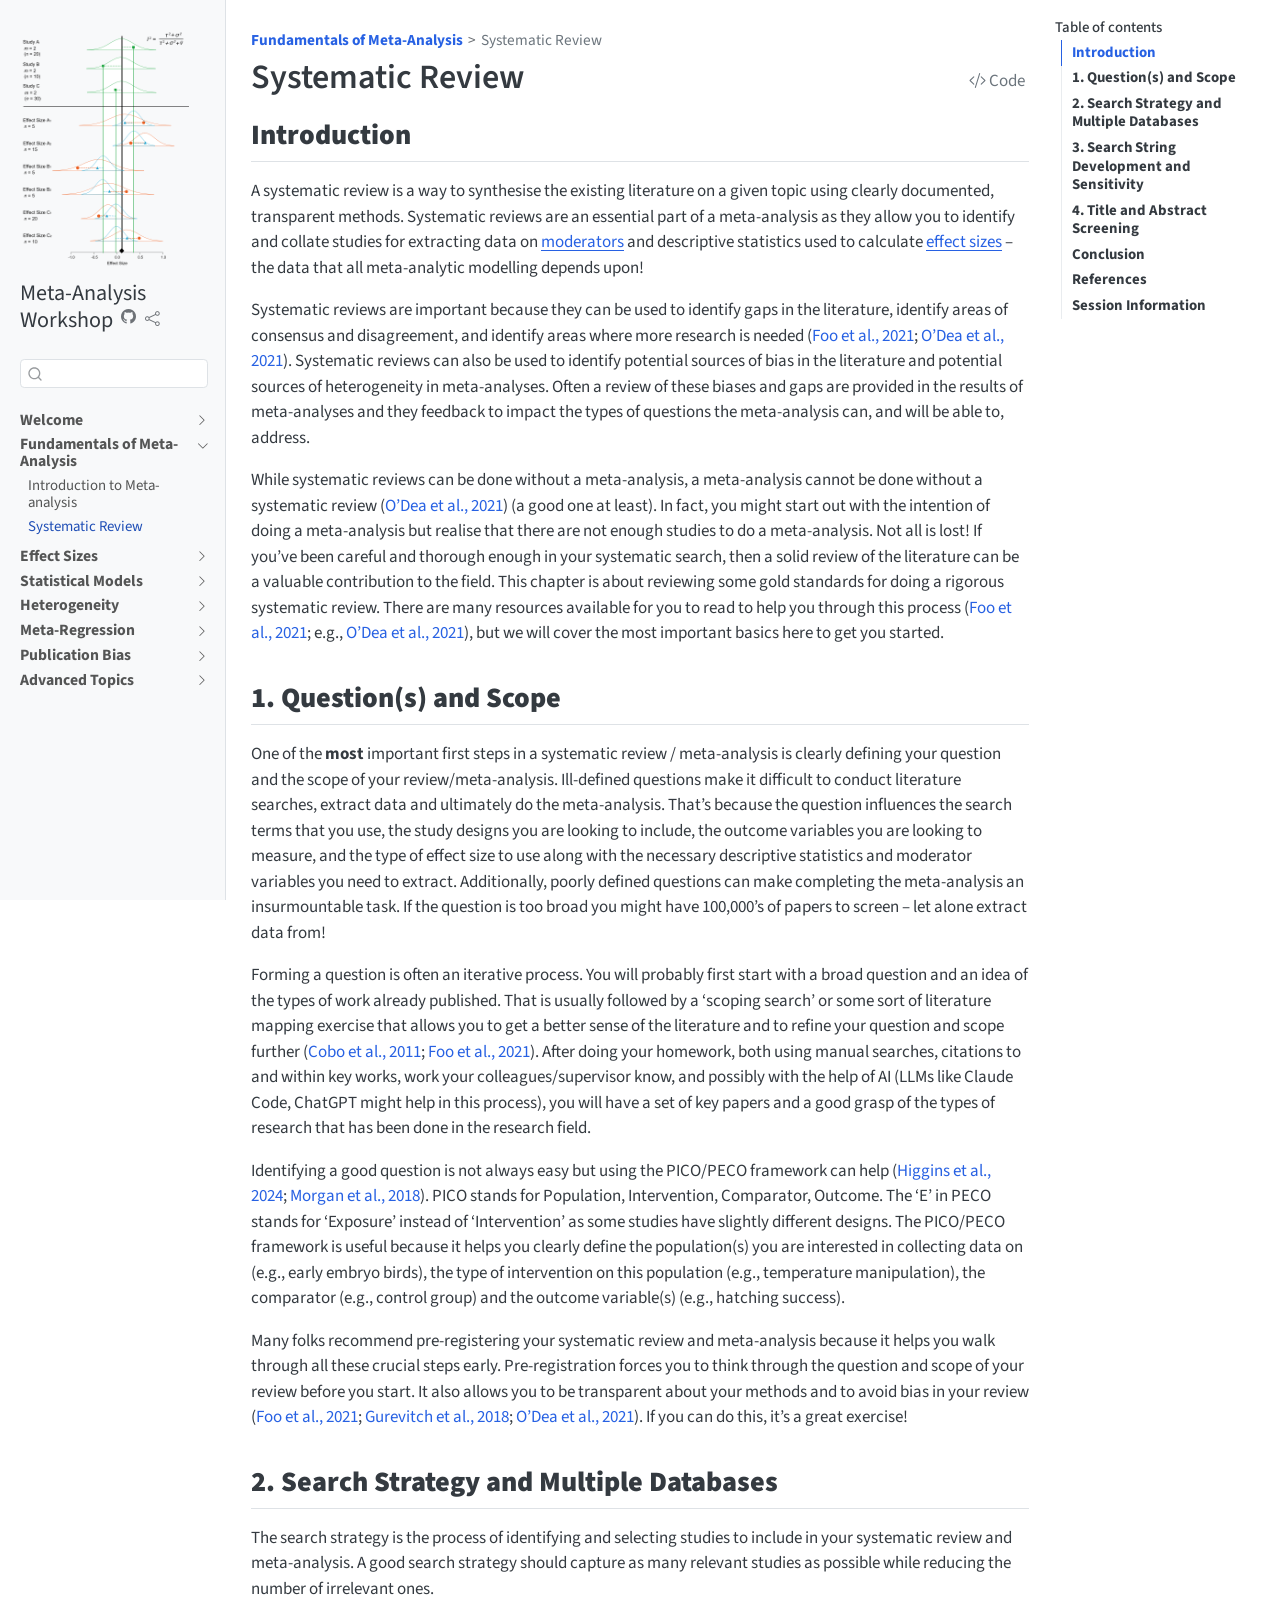
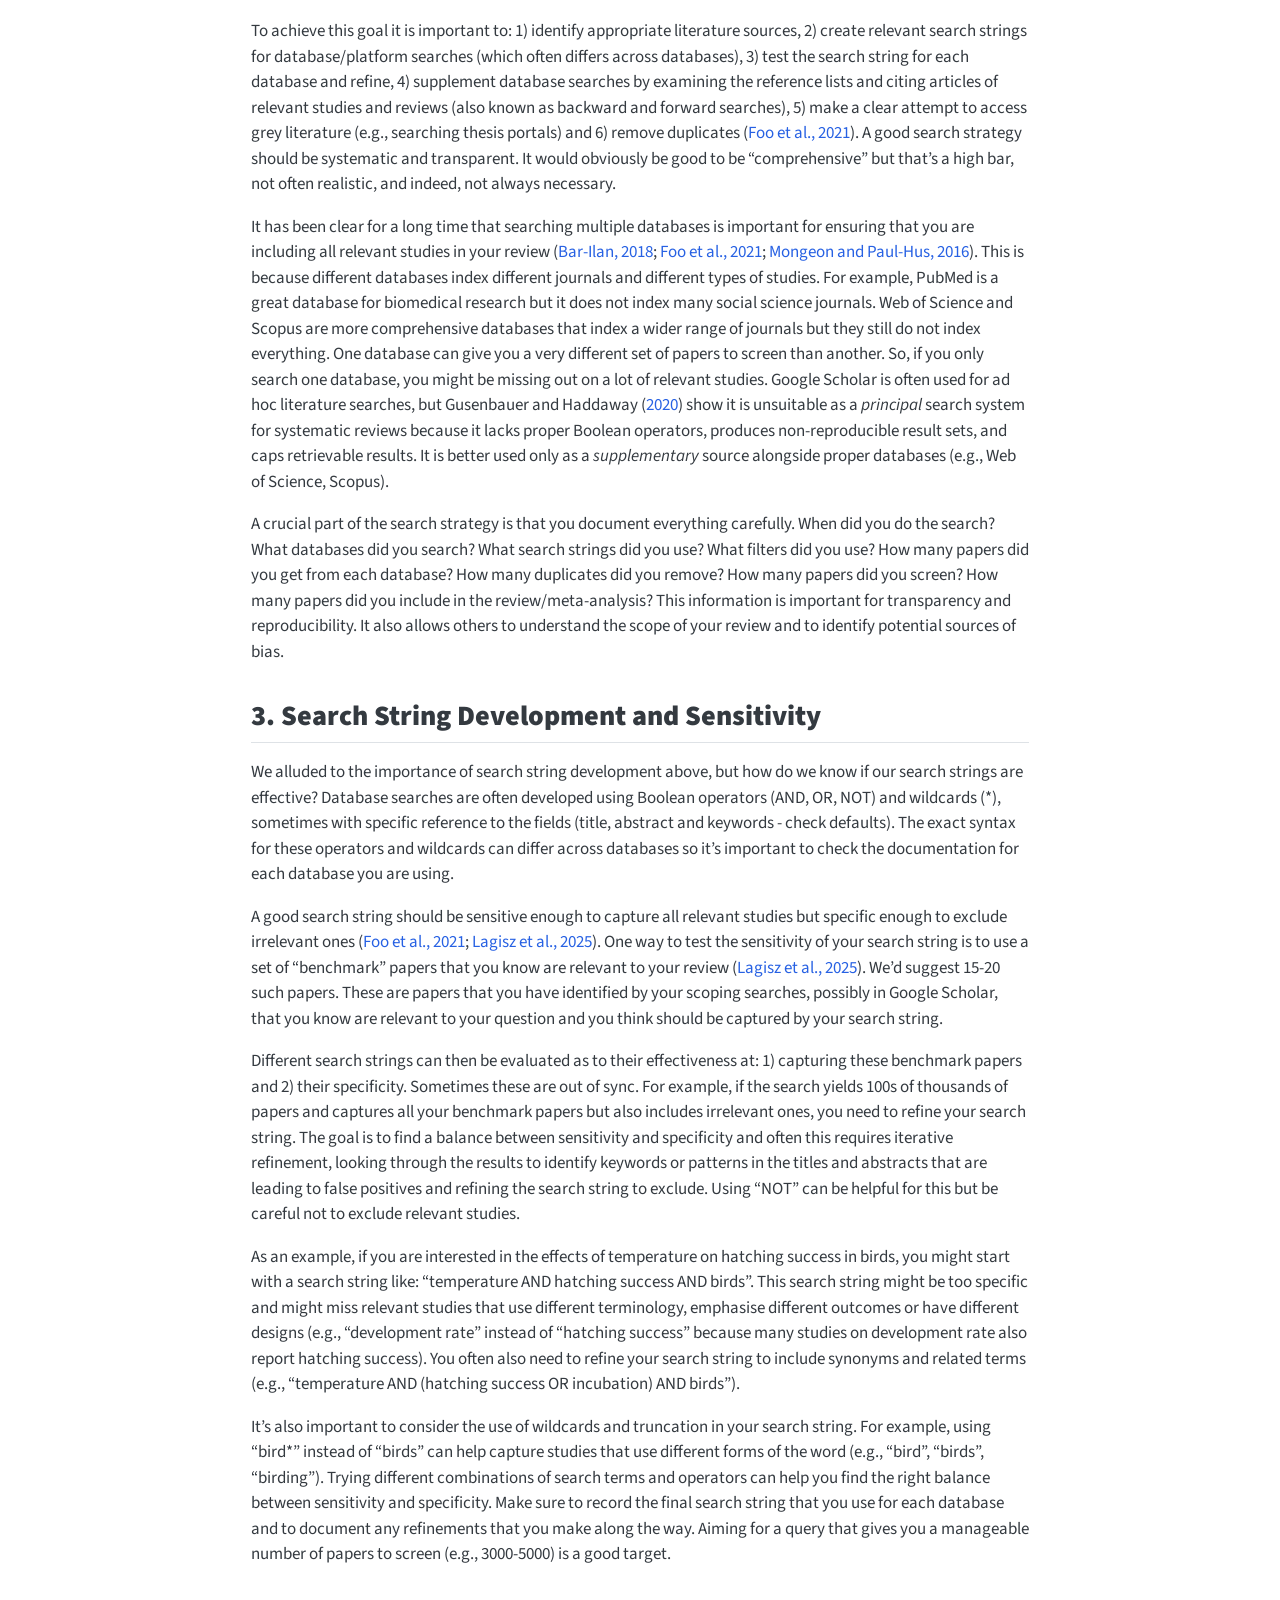
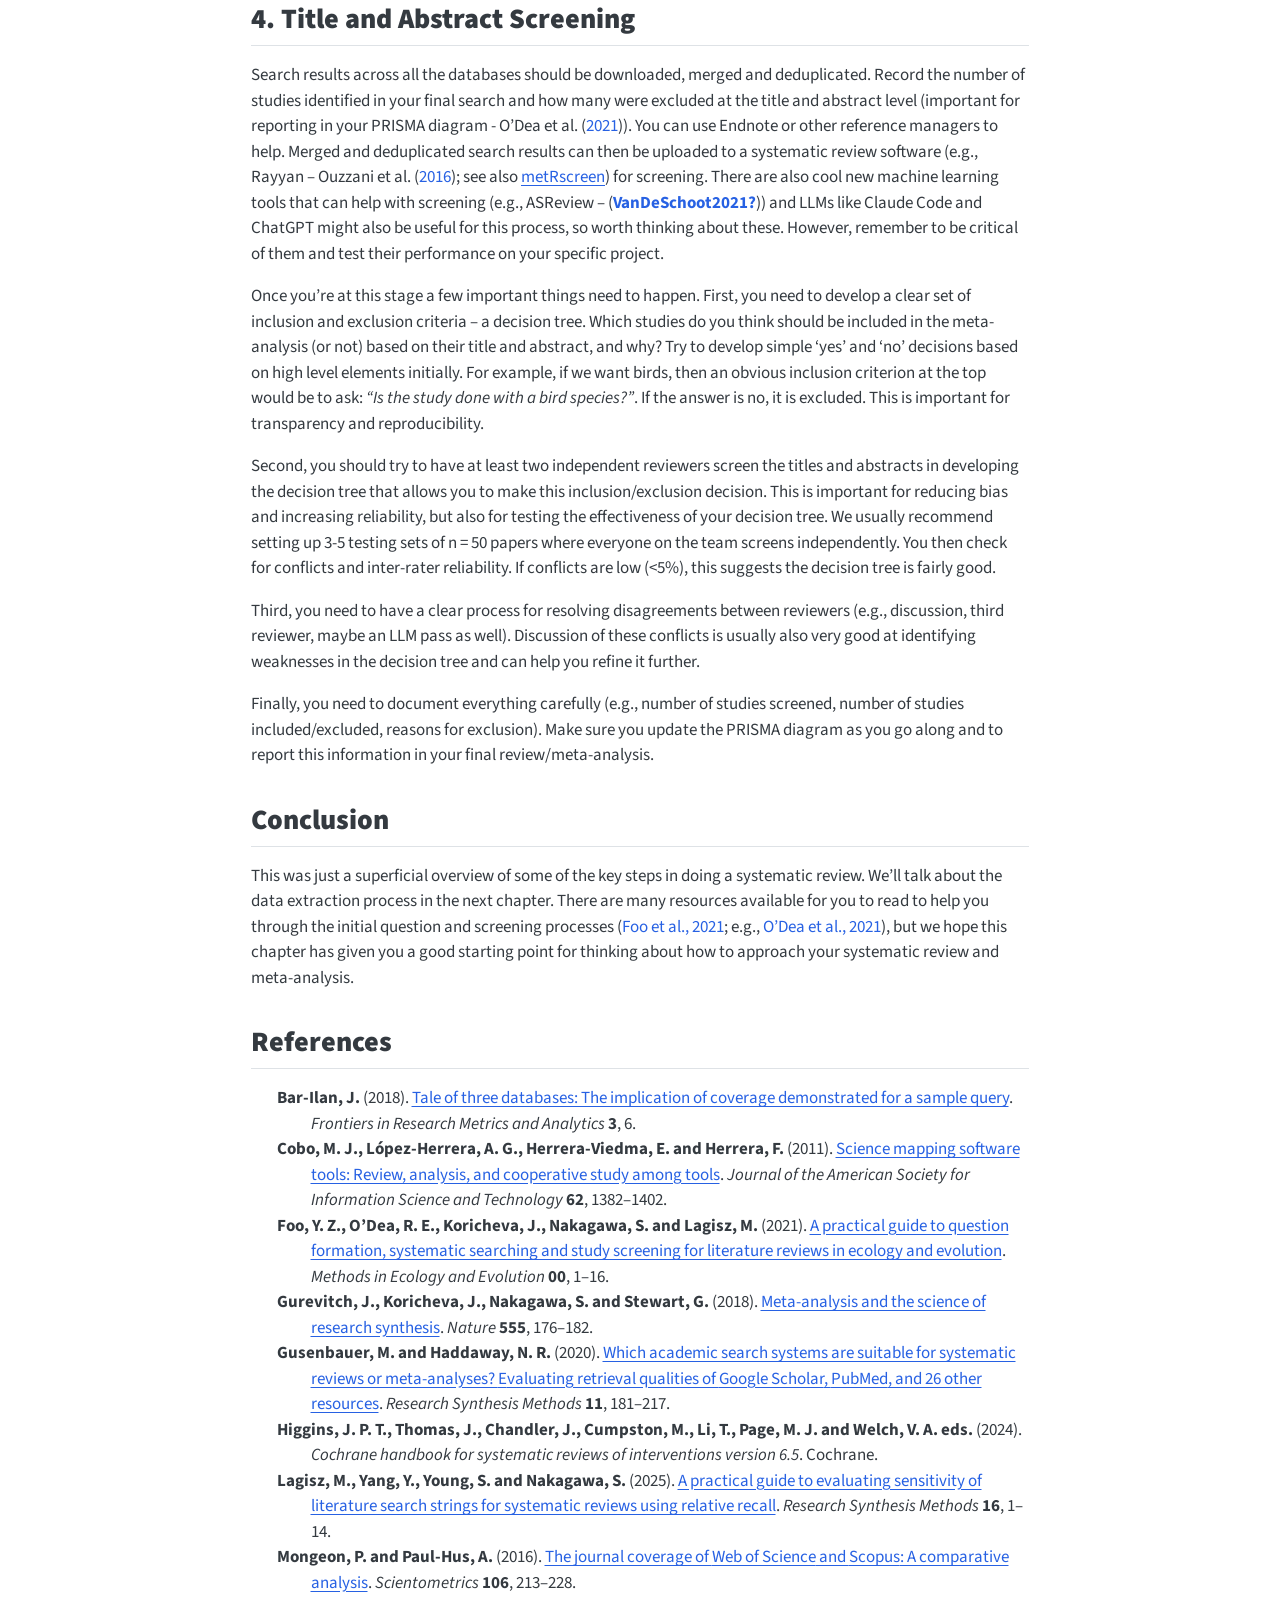
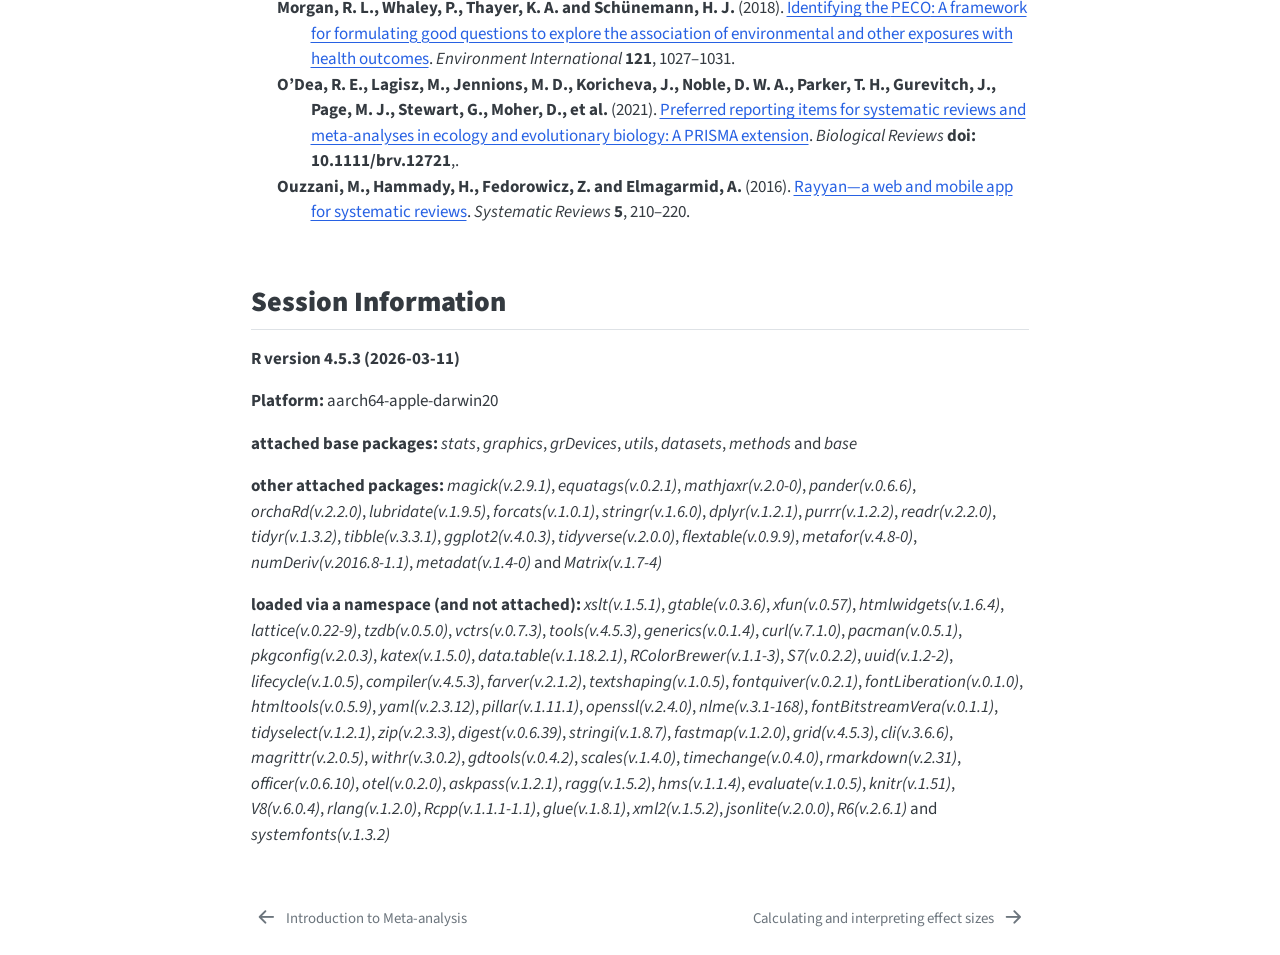
<file: _book/systematic_review.html>
<!DOCTYPE html>
<html xmlns="http://www.w3.org/1999/xhtml" lang="en" xml:lang="en"><head>

<meta charset="utf-8">
<meta name="generator" content="quarto-1.7.32">

<meta name="viewport" content="width=device-width, initial-scale=1.0, user-scalable=yes">


<title>Systematic Review – Meta-Analysis Workshop</title>
<style>
code{white-space: pre-wrap;}
span.smallcaps{font-variant: small-caps;}
div.columns{display: flex; gap: min(4vw, 1.5em);}
div.column{flex: auto; overflow-x: auto;}
div.hanging-indent{margin-left: 1.5em; text-indent: -1.5em;}
ul.task-list{list-style: none;}
ul.task-list li input[type="checkbox"] {
  width: 0.8em;
  margin: 0 0.8em 0.2em -1em; /* quarto-specific, see https://github.com/quarto-dev/quarto-cli/issues/4556 */ 
  vertical-align: middle;
}
/* CSS for syntax highlighting */
html { -webkit-text-size-adjust: 100%; }
pre > code.sourceCode { white-space: pre; position: relative; }
pre > code.sourceCode > span { display: inline-block; line-height: 1.25; }
pre > code.sourceCode > span:empty { height: 1.2em; }
.sourceCode { overflow: visible; }
code.sourceCode > span { color: inherit; text-decoration: inherit; }
div.sourceCode { margin: 1em 0; }
pre.sourceCode { margin: 0; }
@media screen {
div.sourceCode { overflow: auto; }
}
@media print {
pre > code.sourceCode { white-space: pre-wrap; }
pre > code.sourceCode > span { text-indent: -5em; padding-left: 5em; }
}
pre.numberSource code
  { counter-reset: source-line 0; }
pre.numberSource code > span
  { position: relative; left: -4em; counter-increment: source-line; }
pre.numberSource code > span > a:first-child::before
  { content: counter(source-line);
    position: relative; left: -1em; text-align: right; vertical-align: baseline;
    border: none; display: inline-block;
    -webkit-touch-callout: none; -webkit-user-select: none;
    -khtml-user-select: none; -moz-user-select: none;
    -ms-user-select: none; user-select: none;
    padding: 0 4px; width: 4em;
  }
pre.numberSource { margin-left: 3em;  padding-left: 4px; }
div.sourceCode
  {   }
@media screen {
pre > code.sourceCode > span > a:first-child::before { text-decoration: underline; }
}
/* CSS for citations */
div.csl-bib-body { }
div.csl-entry {
  clear: both;
}
.hanging-indent div.csl-entry {
  margin-left:2em;
  text-indent:-2em;
}
div.csl-left-margin {
  min-width:2em;
  float:left;
}
div.csl-right-inline {
  margin-left:2em;
  padding-left:1em;
}
div.csl-indent {
  margin-left: 2em;
}</style>


<script src="site_libs/quarto-nav/quarto-nav.js"></script>
<script src="site_libs/quarto-nav/headroom.min.js"></script>
<script src="site_libs/clipboard/clipboard.min.js"></script>
<script src="site_libs/quarto-search/autocomplete.umd.js"></script>
<script src="site_libs/quarto-search/fuse.min.js"></script>
<script src="site_libs/quarto-search/quarto-search.js"></script>
<meta name="quarto:offset" content="./">
<link href="./effect-size.html" rel="next">
<link href="./introduction-to-meta.html" rel="prev">
<script src="site_libs/quarto-html/quarto.js" type="module"></script>
<script src="site_libs/quarto-html/tabsets/tabsets.js" type="module"></script>
<script src="site_libs/quarto-html/popper.min.js"></script>
<script src="site_libs/quarto-html/tippy.umd.min.js"></script>
<script src="site_libs/quarto-html/anchor.min.js"></script>
<link href="site_libs/quarto-html/tippy.css" rel="stylesheet">
<link href="site_libs/quarto-html/quarto-syntax-highlighting-37eea08aefeeee20ff55810ff984fec1.css" rel="stylesheet" id="quarto-text-highlighting-styles">
<script src="site_libs/bootstrap/bootstrap.min.js"></script>
<link href="site_libs/bootstrap/bootstrap-icons.css" rel="stylesheet">
<link href="site_libs/bootstrap/bootstrap-47d0440b87685b87fa0f37ef00e16435.min.css" rel="stylesheet" append-hash="true" id="quarto-bootstrap" data-mode="light">
<script id="quarto-search-options" type="application/json">{
  "location": "sidebar",
  "copy-button": false,
  "collapse-after": 3,
  "panel-placement": "start",
  "type": "textbox",
  "limit": 50,
  "keyboard-shortcut": [
    "f",
    "/",
    "s"
  ],
  "show-item-context": false,
  "language": {
    "search-no-results-text": "No results",
    "search-matching-documents-text": "matching documents",
    "search-copy-link-title": "Copy link to search",
    "search-hide-matches-text": "Hide additional matches",
    "search-more-match-text": "more match in this document",
    "search-more-matches-text": "more matches in this document",
    "search-clear-button-title": "Clear",
    "search-text-placeholder": "",
    "search-detached-cancel-button-title": "Cancel",
    "search-submit-button-title": "Submit",
    "search-label": "Search"
  }
}</script>


</head>

<body class="nav-sidebar docked quarto-light">

<div id="quarto-search-results"></div>
  <header id="quarto-header" class="headroom fixed-top">
  <nav class="quarto-secondary-nav">
    <div class="container-fluid d-flex">
      <button type="button" class="quarto-btn-toggle btn" data-bs-toggle="collapse" role="button" data-bs-target=".quarto-sidebar-collapse-item" aria-controls="quarto-sidebar" aria-expanded="false" aria-label="Toggle sidebar navigation" onclick="if (window.quartoToggleHeadroom) { window.quartoToggleHeadroom(); }">
        <i class="bi bi-layout-text-sidebar-reverse"></i>
      </button>
        <nav class="quarto-page-breadcrumbs" aria-label="breadcrumb"><ol class="breadcrumb"><li class="breadcrumb-item"><a href="./introduction-to-meta.html"><strong>Fundamentals of Meta-Analysis</strong></a></li><li class="breadcrumb-item"><a href="./systematic_review.html"><span class="chapter-title">Systematic Review</span></a></li></ol></nav>
        <a class="flex-grow-1" role="navigation" data-bs-toggle="collapse" data-bs-target=".quarto-sidebar-collapse-item" aria-controls="quarto-sidebar" aria-expanded="false" aria-label="Toggle sidebar navigation" onclick="if (window.quartoToggleHeadroom) { window.quartoToggleHeadroom(); }">      
        </a>
      <button type="button" class="btn quarto-search-button" aria-label="Search" onclick="window.quartoOpenSearch();">
        <i class="bi bi-search"></i>
      </button>
    </div>
  </nav>
</header>
<!-- content -->
<div id="quarto-content" class="quarto-container page-columns page-rows-contents page-layout-article">
<!-- sidebar -->
  <nav id="quarto-sidebar" class="sidebar collapse collapse-horizontal quarto-sidebar-collapse-item sidebar-navigation docked overflow-auto">
    <div class="pt-lg-2 mt-2 text-left sidebar-header sidebar-header-stacked">
      <a href="./index.html" class="sidebar-logo-link">
      <img src="./figs/logo.png" alt="" class="sidebar-logo py-0 d-lg-inline d-none">
      </a>
    <div class="sidebar-title mb-0 py-0">
      <a href="./">Meta-Analysis Workshop</a> 
        <div class="sidebar-tools-main">
    <a href="https://github.com/daniel1noble/meta-analysis_workshop" title="Source Code" class="quarto-navigation-tool px-1" aria-label="Source Code"><i class="bi bi-github"></i></a>
    <div class="dropdown">
      <a href="" title="Share" id="quarto-navigation-tool-dropdown-0" class="quarto-navigation-tool dropdown-toggle px-1" data-bs-toggle="dropdown" aria-expanded="false" role="link" aria-label="Share"><i class="bi bi-share"></i></a>
      <ul class="dropdown-menu" aria-labelledby="quarto-navigation-tool-dropdown-0">
          <li>
            <a class="dropdown-item sidebar-tools-main-item" href="https://twitter.com/intent/tweet?url=|url|">
              <i class="bi bi-twitter pe-1"></i>
            Twitter
            </a>
          </li>
          <li>
            <a class="dropdown-item sidebar-tools-main-item" href="https://www.facebook.com/sharer/sharer.php?u=|url|">
              <i class="bi bi-facebook pe-1"></i>
            Facebook
            </a>
          </li>
          <li>
            <a class="dropdown-item sidebar-tools-main-item" href="https://www.linkedin.com/sharing/share-offsite/?url=|url|">
              <i class="bi bi-linkedin pe-1"></i>
            LinkedIn
            </a>
          </li>
      </ul>
    </div>
</div>
    </div>
      </div>
        <div class="mt-2 flex-shrink-0 align-items-center">
        <div class="sidebar-search">
        <div id="quarto-search" class="" title="Search"></div>
        </div>
        </div>
    <div class="sidebar-menu-container"> 
    <ul class="list-unstyled mt-1">
        <li class="sidebar-item sidebar-item-section">
      <div class="sidebar-item-container"> 
            <a class="sidebar-item-text sidebar-link text-start collapsed" data-bs-toggle="collapse" data-bs-target="#quarto-sidebar-section-1" role="navigation" aria-expanded="false">
 <span class="menu-text"><strong>Welcome</strong></span></a>
          <a class="sidebar-item-toggle text-start collapsed" data-bs-toggle="collapse" data-bs-target="#quarto-sidebar-section-1" role="navigation" aria-expanded="false" aria-label="Toggle section">
            <i class="bi bi-chevron-right ms-2"></i>
          </a> 
      </div>
      <ul id="quarto-sidebar-section-1" class="collapse list-unstyled sidebar-section depth1 ">  
          <li class="sidebar-item">
  <div class="sidebar-item-container"> 
  <a href="./index.html" class="sidebar-item-text sidebar-link">
 <span class="menu-text"><strong>Welcome</strong></span></a>
  </div>
</li>
      </ul>
  </li>
        <li class="sidebar-item sidebar-item-section">
      <div class="sidebar-item-container"> 
            <a class="sidebar-item-text sidebar-link text-start" data-bs-toggle="collapse" data-bs-target="#quarto-sidebar-section-2" role="navigation" aria-expanded="true">
 <span class="menu-text"><strong>Fundamentals of Meta-Analysis</strong></span></a>
          <a class="sidebar-item-toggle text-start" data-bs-toggle="collapse" data-bs-target="#quarto-sidebar-section-2" role="navigation" aria-expanded="true" aria-label="Toggle section">
            <i class="bi bi-chevron-right ms-2"></i>
          </a> 
      </div>
      <ul id="quarto-sidebar-section-2" class="collapse list-unstyled sidebar-section depth1 show">  
          <li class="sidebar-item">
  <div class="sidebar-item-container"> 
  <a href="./introduction-to-meta.html" class="sidebar-item-text sidebar-link"><span class="chapter-title">Introduction to Meta-analysis</span></a>
  </div>
</li>
          <li class="sidebar-item">
  <div class="sidebar-item-container"> 
  <a href="./systematic_review.html" class="sidebar-item-text sidebar-link active"><span class="chapter-title">Systematic Review</span></a>
  </div>
</li>
      </ul>
  </li>
        <li class="sidebar-item sidebar-item-section">
      <div class="sidebar-item-container"> 
            <a class="sidebar-item-text sidebar-link text-start collapsed" data-bs-toggle="collapse" data-bs-target="#quarto-sidebar-section-3" role="navigation" aria-expanded="false">
 <span class="menu-text"><strong>Effect Sizes</strong></span></a>
          <a class="sidebar-item-toggle text-start collapsed" data-bs-toggle="collapse" data-bs-target="#quarto-sidebar-section-3" role="navigation" aria-expanded="false" aria-label="Toggle section">
            <i class="bi bi-chevron-right ms-2"></i>
          </a> 
      </div>
      <ul id="quarto-sidebar-section-3" class="collapse list-unstyled sidebar-section depth1 ">  
          <li class="sidebar-item">
  <div class="sidebar-item-container"> 
  <a href="./effect-size.html" class="sidebar-item-text sidebar-link"><span class="chapter-title">Calculating and interpreting effect sizes</span></a>
  </div>
</li>
          <li class="sidebar-item">
  <div class="sidebar-item-container"> 
  <a href="./nuis-het.html" class="sidebar-item-text sidebar-link"><span class="chapter-title">Nuisance heterogeneity</span></a>
  </div>
</li>
      </ul>
  </li>
        <li class="sidebar-item sidebar-item-section">
      <div class="sidebar-item-container"> 
            <a class="sidebar-item-text sidebar-link text-start collapsed" data-bs-toggle="collapse" data-bs-target="#quarto-sidebar-section-4" role="navigation" aria-expanded="false">
 <span class="menu-text"><strong>Statistical Models</strong></span></a>
          <a class="sidebar-item-toggle text-start collapsed" data-bs-toggle="collapse" data-bs-target="#quarto-sidebar-section-4" role="navigation" aria-expanded="false" aria-label="Toggle section">
            <i class="bi bi-chevron-right ms-2"></i>
          </a> 
      </div>
      <ul id="quarto-sidebar-section-4" class="collapse list-unstyled sidebar-section depth1 ">  
          <li class="sidebar-item">
  <div class="sidebar-item-container"> 
  <a href="./fixed-vs-random.html" class="sidebar-item-text sidebar-link"><span class="chapter-title">Fixed versus Random Effects Meta-analysis</span></a>
  </div>
</li>
          <li class="sidebar-item">
  <div class="sidebar-item-container"> 
  <a href="./multi-level.html" class="sidebar-item-text sidebar-link"><span class="chapter-title">Multi-level Meta-analysis</span></a>
  </div>
</li>
      </ul>
  </li>
        <li class="sidebar-item sidebar-item-section">
      <div class="sidebar-item-container"> 
            <a class="sidebar-item-text sidebar-link text-start collapsed" data-bs-toggle="collapse" data-bs-target="#quarto-sidebar-section-5" role="navigation" aria-expanded="false">
 <span class="menu-text"><strong>Heterogeneity</strong></span></a>
          <a class="sidebar-item-toggle text-start collapsed" data-bs-toggle="collapse" data-bs-target="#quarto-sidebar-section-5" role="navigation" aria-expanded="false" aria-label="Toggle section">
            <i class="bi bi-chevron-right ms-2"></i>
          </a> 
      </div>
      <ul id="quarto-sidebar-section-5" class="collapse list-unstyled sidebar-section depth1 ">  
          <li class="sidebar-item">
  <div class="sidebar-item-container"> 
  <a href="./het.html" class="sidebar-item-text sidebar-link"><span class="chapter-title">Heterogeneity in Meta-analysis</span></a>
  </div>
</li>
      </ul>
  </li>
        <li class="sidebar-item sidebar-item-section">
      <div class="sidebar-item-container"> 
            <a class="sidebar-item-text sidebar-link text-start collapsed" data-bs-toggle="collapse" data-bs-target="#quarto-sidebar-section-6" role="navigation" aria-expanded="false">
 <span class="menu-text"><strong>Meta-Regression</strong></span></a>
          <a class="sidebar-item-toggle text-start collapsed" data-bs-toggle="collapse" data-bs-target="#quarto-sidebar-section-6" role="navigation" aria-expanded="false" aria-label="Toggle section">
            <i class="bi bi-chevron-right ms-2"></i>
          </a> 
      </div>
      <ul id="quarto-sidebar-section-6" class="collapse list-unstyled sidebar-section depth1 ">  
          <li class="sidebar-item">
  <div class="sidebar-item-container"> 
  <a href="./metaregression.html" class="sidebar-item-text sidebar-link"><span class="chapter-title">Multi-level Meta-regression</span></a>
  </div>
</li>
      </ul>
  </li>
        <li class="sidebar-item sidebar-item-section">
      <div class="sidebar-item-container"> 
            <a class="sidebar-item-text sidebar-link text-start collapsed" data-bs-toggle="collapse" data-bs-target="#quarto-sidebar-section-7" role="navigation" aria-expanded="false">
 <span class="menu-text"><strong>Publication Bias</strong></span></a>
          <a class="sidebar-item-toggle text-start collapsed" data-bs-toggle="collapse" data-bs-target="#quarto-sidebar-section-7" role="navigation" aria-expanded="false" aria-label="Toggle section">
            <i class="bi bi-chevron-right ms-2"></i>
          </a> 
      </div>
      <ul id="quarto-sidebar-section-7" class="collapse list-unstyled sidebar-section depth1 ">  
          <li class="sidebar-item">
  <div class="sidebar-item-container"> 
  <a href="./pub-bias1.html" class="sidebar-item-text sidebar-link"><span class="chapter-title">Publication Bias in Meta-analysis</span></a>
  </div>
</li>
          <li class="sidebar-item">
  <div class="sidebar-item-container"> 
  <a href="./pub-bias2.html" class="sidebar-item-text sidebar-link"><span class="chapter-title">Publication Bias: Analytical Approaches</span></a>
  </div>
</li>
      </ul>
  </li>
        <li class="sidebar-item sidebar-item-section">
      <div class="sidebar-item-container"> 
            <a class="sidebar-item-text sidebar-link text-start collapsed" data-bs-toggle="collapse" data-bs-target="#quarto-sidebar-section-8" role="navigation" aria-expanded="false">
 <span class="menu-text"><strong>Advanced Topics</strong></span></a>
          <a class="sidebar-item-toggle text-start collapsed" data-bs-toggle="collapse" data-bs-target="#quarto-sidebar-section-8" role="navigation" aria-expanded="false" aria-label="Toggle section">
            <i class="bi bi-chevron-right ms-2"></i>
          </a> 
      </div>
      <ul id="quarto-sidebar-section-8" class="collapse list-unstyled sidebar-section depth1 ">  
          <li class="sidebar-item">
  <div class="sidebar-item-container"> 
  <a href="./complex-nonind.html" class="sidebar-item-text sidebar-link"><span class="chapter-title">Complex Non-independence in Meta-analysis</span></a>
  </div>
</li>
          <li class="sidebar-item">
  <div class="sidebar-item-container"> 
  <a href="./phylo.html" class="sidebar-item-text sidebar-link"><span class="chapter-title">Phylogenetic Meta-analysis</span></a>
  </div>
</li>
          <li class="sidebar-item">
  <div class="sidebar-item-container"> 
  <a href="./bayes_meta.html" class="sidebar-item-text sidebar-link"><span class="chapter-title">Bayesian Meta-analysis</span></a>
  </div>
</li>
      </ul>
  </li>
    </ul>
    </div>
</nav>
<div id="quarto-sidebar-glass" class="quarto-sidebar-collapse-item" data-bs-toggle="collapse" data-bs-target=".quarto-sidebar-collapse-item"></div>
<!-- margin-sidebar -->
    <div id="quarto-margin-sidebar" class="sidebar margin-sidebar">
        <nav id="TOC" role="doc-toc" class="toc-active">
    <h2 id="toc-title">Table of contents</h2>
   
  <ul>
  <li><a href="#introduction" id="toc-introduction" class="nav-link active" data-scroll-target="#introduction"><strong>Introduction</strong></a></li>
  <li><a href="#questions-and-scope" id="toc-questions-and-scope" class="nav-link" data-scroll-target="#questions-and-scope"><strong>1. Question(s) and Scope</strong></a></li>
  <li><a href="#search-strategy-and-multiple-databases" id="toc-search-strategy-and-multiple-databases" class="nav-link" data-scroll-target="#search-strategy-and-multiple-databases"><strong>2. Search Strategy and Multiple Databases</strong></a></li>
  <li><a href="#search-string-development-and-sensitivity" id="toc-search-string-development-and-sensitivity" class="nav-link" data-scroll-target="#search-string-development-and-sensitivity"><strong>3. Search String Development and Sensitivity</strong></a></li>
  <li><a href="#title-and-abstract-screening" id="toc-title-and-abstract-screening" class="nav-link" data-scroll-target="#title-and-abstract-screening"><strong>4. Title and Abstract Screening</strong></a></li>
  <li><a href="#conclusion" id="toc-conclusion" class="nav-link" data-scroll-target="#conclusion"><strong>Conclusion</strong></a></li>
  <li><a href="#references" id="toc-references" class="nav-link" data-scroll-target="#references"><strong>References</strong></a></li>
  <li><a href="#session-information" id="toc-session-information" class="nav-link" data-scroll-target="#session-information"><strong>Session Information</strong></a></li>
  </ul>
</nav>
    </div>
<!-- main -->
<main class="content" id="quarto-document-content">

<header id="title-block-header" class="quarto-title-block default"><nav class="quarto-page-breadcrumbs quarto-title-breadcrumbs d-none d-lg-block" aria-label="breadcrumb"><ol class="breadcrumb"><li class="breadcrumb-item"><a href="./introduction-to-meta.html"><strong>Fundamentals of Meta-Analysis</strong></a></li><li class="breadcrumb-item"><a href="./systematic_review.html"><span class="chapter-title">Systematic Review</span></a></li></ol></nav>
<div class="quarto-title">
<div class="quarto-title-block"><div><h1 class="title"><span class="chapter-title">Systematic Review</span></h1><button type="button" class="btn code-tools-button" id="quarto-code-tools-source"><i class="bi"></i> Code</button></div></div>
</div>



<div class="quarto-title-meta">

    
  
    
  </div>
  


</header>


<section id="introduction" class="level2">
<h2 class="anchored" data-anchor-id="introduction"><strong>Introduction</strong></h2>
<p>A systematic review is a way to synthesise the existing literature on a given topic using clearly documented, transparent methods. Systematic reviews are an essential part of a meta-analysis as they allow you to identify and collate studies for extracting data on <a href="./metaregression.html">moderators</a> and descriptive statistics used to calculate <a href="./effect-size.html">effect sizes</a> – the data that all meta-analytic modelling depends upon!</p>
<p>Systematic reviews are important because they can be used to identify gaps in the literature, identify areas of consensus and disagreement, and identify areas where more research is needed <span class="citation" data-cites="ODea2021 Foo2021">(<a href="#ref-Foo2021" role="doc-biblioref">Foo et al., 2021</a>; <a href="#ref-ODea2021" role="doc-biblioref">O’Dea et al., 2021</a>)</span>. Systematic reviews can also be used to identify potential sources of bias in the literature and potential sources of heterogeneity in meta-analyses. Often a review of these biases and gaps are provided in the results of meta-analyses and they feedback to impact the types of questions the meta-analysis can, and will be able to, address.</p>
<p>While systematic reviews can be done without a meta-analysis, a meta-analysis cannot be done without a systematic review <span class="citation" data-cites="ODea2021">(<a href="#ref-ODea2021" role="doc-biblioref">O’Dea et al., 2021</a>)</span> (a good one at least). In fact, you might start out with the intention of doing a meta-analysis but realise that there are not enough studies to do a meta-analysis. Not all is lost! If you’ve been careful and thorough enough in your systematic search, then a solid review of the literature can be a valuable contribution to the field. This chapter is about reviewing some gold standards for doing a rigorous systematic review. There are many resources available for you to read to help you through this process <span class="citation" data-cites="ODea2021 Foo2021">(<a href="#ref-Foo2021" role="doc-biblioref">Foo et al., 2021</a>; e.g., <a href="#ref-ODea2021" role="doc-biblioref">O’Dea et al., 2021</a>)</span>, but we will cover the most important basics here to get you started.</p>
</section>
<section id="questions-and-scope" class="level2">
<h2 class="anchored" data-anchor-id="questions-and-scope"><strong>1. Question(s) and Scope</strong></h2>
<p>One of the <strong>most</strong> important first steps in a systematic review / meta-analysis is clearly defining your question and the scope of your review/meta-analysis. Ill-defined questions make it difficult to conduct literature searches, extract data and ultimately do the meta-analysis. That’s because the question influences the search terms that you use, the study designs you are looking to include, the outcome variables you are looking to measure, and the type of effect size to use along with the necessary descriptive statistics and moderator variables you need to extract. Additionally, poorly defined questions can make completing the meta-analysis an insurmountable task. If the question is too broad you might have 100,000’s of papers to screen – let alone extract data from!</p>
<p>Forming a question is often an iterative process. You will probably first start with a broad question and an idea of the types of work already published. That is usually followed by a ‘scoping search’ or some sort of literature mapping exercise that allows you to get a better sense of the literature and to refine your question and scope further <span class="citation" data-cites="Foo2021 Cobo2011">(<a href="#ref-Cobo2011" role="doc-biblioref">Cobo et al., 2011</a>; <a href="#ref-Foo2021" role="doc-biblioref">Foo et al., 2021</a>)</span>. After doing your homework, both using manual searches, citations to and within key works, work your colleagues/supervisor know, and possibly with the help of AI (LLMs like Claude Code, ChatGPT might help in this process), you will have a set of key papers and a good grasp of the types of research that has been done in the research field.</p>
<p>Identifying a good question is not always easy but using the PICO/PECO framework can help <span class="citation" data-cites="Morgan2018 Higgins2024">(<a href="#ref-Higgins2024" role="doc-biblioref">Higgins et al., 2024</a>; <a href="#ref-Morgan2018" role="doc-biblioref">Morgan et al., 2018</a>)</span>. PICO stands for Population, Intervention, Comparator, Outcome. The ‘E’ in PECO stands for ‘Exposure’ instead of ‘Intervention’ as some studies have slightly different designs. The PICO/PECO framework is useful because it helps you clearly define the population(s) you are interested in collecting data on (e.g., early embryo birds), the type of intervention on this population (e.g., temperature manipulation), the comparator (e.g., control group) and the outcome variable(s) (e.g., hatching success).</p>
<p>Many folks recommend pre-registering your systematic review and meta-analysis because it helps you walk through all these crucial steps early. Pre-registration forces you to think through the question and scope of your review before you start. It also allows you to be transparent about your methods and to avoid bias in your review <span class="citation" data-cites="ODea2021 Gurevitch2018 Foo2021">(<a href="#ref-Foo2021" role="doc-biblioref">Foo et al., 2021</a>; <a href="#ref-Gurevitch2018" role="doc-biblioref">Gurevitch et al., 2018</a>; <a href="#ref-ODea2021" role="doc-biblioref">O’Dea et al., 2021</a>)</span>. If you can do this, it’s a great exercise!</p>
</section>
<section id="search-strategy-and-multiple-databases" class="level2">
<h2 class="anchored" data-anchor-id="search-strategy-and-multiple-databases"><strong>2. Search Strategy and Multiple Databases</strong></h2>
<p>The search strategy is the process of identifying and selecting studies to include in your systematic review and meta-analysis. A good search strategy should capture as many relevant studies as possible while reducing the number of irrelevant ones.</p>
<p>To achieve this goal it is important to: 1) identify appropriate literature sources, 2) create relevant search strings for database/platform searches (which often differs across databases), 3) test the search string for each database and refine, 4) supplement database searches by examining the reference lists and citing articles of relevant studies and reviews (also known as backward and forward searches), 5) make a clear attempt to access grey literature (e.g., searching thesis portals) and 6) remove duplicates <span class="citation" data-cites="Foo2021">(<a href="#ref-Foo2021" role="doc-biblioref">Foo et al., 2021</a>)</span>. A good search strategy should be systematic and transparent. It would obviously be good to be “comprehensive” but that’s a high bar, not often realistic, and indeed, not always necessary.</p>
<p>It has been clear for a long time that searching multiple databases is important for ensuring that you are including all relevant studies in your review <span class="citation" data-cites="Foo2021 BarIlan2018 Mongeon2016">(<a href="#ref-BarIlan2018" role="doc-biblioref">Bar-Ilan, 2018</a>; <a href="#ref-Foo2021" role="doc-biblioref">Foo et al., 2021</a>; <a href="#ref-Mongeon2016" role="doc-biblioref">Mongeon and Paul-Hus, 2016</a>)</span>. This is because different databases index different journals and different types of studies. For example, PubMed is a great database for biomedical research but it does not index many social science journals. Web of Science and Scopus are more comprehensive databases that index a wider range of journals but they still do not index everything. One database can give you a very different set of papers to screen than another. So, if you only search one database, you might be missing out on a lot of relevant studies. Google Scholar is often used for ad hoc literature searches, but <span class="citation" data-cites="Gusenbauer2020">Gusenbauer and Haddaway (<a href="#ref-Gusenbauer2020" role="doc-biblioref">2020</a>)</span> show it is unsuitable as a <em>principal</em> search system for systematic reviews because it lacks proper Boolean operators, produces non-reproducible result sets, and caps retrievable results. It is better used only as a <em>supplementary</em> source alongside proper databases (e.g., Web of Science, Scopus).</p>
<p>A crucial part of the search strategy is that you document everything carefully. When did you do the search? What databases did you search? What search strings did you use? What filters did you use? How many papers did you get from each database? How many duplicates did you remove? How many papers did you screen? How many papers did you include in the review/meta-analysis? This information is important for transparency and reproducibility. It also allows others to understand the scope of your review and to identify potential sources of bias.</p>
</section>
<section id="search-string-development-and-sensitivity" class="level2">
<h2 class="anchored" data-anchor-id="search-string-development-and-sensitivity"><strong>3. Search String Development and Sensitivity</strong></h2>
<p>We alluded to the importance of search string development above, but how do we know if our search strings are effective? Database searches are often developed using Boolean operators (AND, OR, NOT) and wildcards (*), sometimes with specific reference to the fields (title, abstract and keywords - check defaults). The exact syntax for these operators and wildcards can differ across databases so it’s important to check the documentation for each database you are using.</p>
<p>A good search string should be sensitive enough to capture all relevant studies but specific enough to exclude irrelevant ones <span class="citation" data-cites="Foo2021 Lagisz2025">(<a href="#ref-Foo2021" role="doc-biblioref">Foo et al., 2021</a>; <a href="#ref-Lagisz2025" role="doc-biblioref">Lagisz et al., 2025</a>)</span>. One way to test the sensitivity of your search string is to use a set of “benchmark” papers that you know are relevant to your review <span class="citation" data-cites="Lagisz2025">(<a href="#ref-Lagisz2025" role="doc-biblioref">Lagisz et al., 2025</a>)</span>. We’d suggest 15-20 such papers. These are papers that you have identified by your scoping searches, possibly in Google Scholar, that you know are relevant to your question and you think should be captured by your search string.</p>
<p>Different search strings can then be evaluated as to their effectiveness at: 1) capturing these benchmark papers and 2) their specificity. Sometimes these are out of sync. For example, if the search yields 100s of thousands of papers and captures all your benchmark papers but also includes irrelevant ones, you need to refine your search string. The goal is to find a balance between sensitivity and specificity and often this requires iterative refinement, looking through the results to identify keywords or patterns in the titles and abstracts that are leading to false positives and refining the search string to exclude. Using “NOT” can be helpful for this but be careful not to exclude relevant studies.</p>
<p>As an example, if you are interested in the effects of temperature on hatching success in birds, you might start with a search string like: “temperature AND hatching success AND birds”. This search string might be too specific and might miss relevant studies that use different terminology, emphasise different outcomes or have different designs (e.g., “development rate” instead of “hatching success” because many studies on development rate also report hatching success). You often also need to refine your search string to include synonyms and related terms (e.g., “temperature AND (hatching success OR incubation) AND birds”).</p>
<p>It’s also important to consider the use of wildcards and truncation in your search string. For example, using “bird*” instead of “birds” can help capture studies that use different forms of the word (e.g., “bird”, “birds”, “birding”). Trying different combinations of search terms and operators can help you find the right balance between sensitivity and specificity. Make sure to record the final search string that you use for each database and to document any refinements that you make along the way. Aiming for a query that gives you a manageable number of papers to screen (e.g., 3000-5000) is a good target.</p>
</section>
<section id="title-and-abstract-screening" class="level2">
<h2 class="anchored" data-anchor-id="title-and-abstract-screening"><strong>4. Title and Abstract Screening</strong></h2>
<p>Search results across all the databases should be downloaded, merged and deduplicated. Record the number of studies identified in your final search and how many were excluded at the title and abstract level (important for reporting in your PRISMA diagram - <span class="citation" data-cites="ODea2021">O’Dea et al. (<a href="#ref-ODea2021" role="doc-biblioref">2021</a>)</span>). You can use Endnote or other reference managers to help. Merged and deduplicated search results can then be uploaded to a systematic review software (e.g., Rayyan –&nbsp;<span class="citation" data-cites="Ouzzani2016">Ouzzani et al. (<a href="#ref-Ouzzani2016" role="doc-biblioref">2016</a>)</span>; see also <a href="https://github.com/EIvimeyCook/metRscreen">metRscreen</a>) for screening. There are also cool new machine learning tools that can help with screening (e.g., ASReview –&nbsp;<span class="citation" data-cites="VanDeSchoot2021">(<a href="#ref-VanDeSchoot2021" role="doc-biblioref"><strong>VanDeSchoot2021?</strong></a>)</span>) and LLMs like Claude Code and ChatGPT might also be useful for this process, so worth thinking about these. However, remember to be critical of them and test their performance on your specific project.</p>
<p>Once you’re at this stage a few important things need to happen. First, you need to develop a clear set of inclusion and exclusion criteria – a decision tree. Which studies do you think should be included in the meta-analysis (or not) based on their title and abstract, and why? Try to develop simple ‘yes’ and ‘no’ decisions based on high level elements initially. For example, if we want birds, then an obvious inclusion criterion at the top would be to ask: <em>“Is the study done with a bird species?”</em>. If the answer is no, it is excluded. This is important for transparency and reproducibility.</p>
<p>Second, you should try to have at least two independent reviewers screen the titles and abstracts in developing the decision tree that allows you to make this inclusion/exclusion decision. This is important for reducing bias and increasing reliability, but also for testing the effectiveness of your decision tree. We usually recommend setting up 3-5 testing sets of n = 50 papers where everyone on the team screens independently. You then check for conflicts and inter-rater reliability. If conflicts are low (&lt;5%), this suggests the decision tree is fairly good.</p>
<p>Third, you need to have a clear process for resolving disagreements between reviewers (e.g., discussion, third reviewer, maybe an LLM pass as well). Discussion of these conflicts is usually also very good at identifying weaknesses in the decision tree and can help you refine it further.</p>
<p>Finally, you need to document everything carefully (e.g., number of studies screened, number of studies included/excluded, reasons for exclusion). Make sure you update the PRISMA diagram as you go along and to report this information in your final review/meta-analysis.</p>
</section>
<section id="conclusion" class="level2">
<h2 class="anchored" data-anchor-id="conclusion"><strong>Conclusion</strong></h2>
<p>This was just a superficial overview of some of the key steps in doing a systematic review. We’ll talk about the data extraction process in the next chapter. There are many resources available for you to read to help you through the initial question and screening processes <span class="citation" data-cites="ODea2021 Foo2021">(<a href="#ref-Foo2021" role="doc-biblioref">Foo et al., 2021</a>; e.g., <a href="#ref-ODea2021" role="doc-biblioref">O’Dea et al., 2021</a>)</span>, but we hope this chapter has given you a good starting point for thinking about how to approach your systematic review and meta-analysis.</p>
</section>
<section id="references" class="level2">
<h2 class="anchored" data-anchor-id="references"><strong>References</strong></h2>
<div id="refs" class="references csl-bib-body hanging-indent" role="list">
<div id="ref-BarIlan2018" class="csl-entry" role="listitem">
<strong>Bar-Ilan, J.</strong> (2018). <a href="https://doi.org/10.3389/frma.2018.00006">Tale of three databases: The implication of coverage demonstrated for a sample query</a>. <em>Frontiers in Research Metrics and Analytics</em> <strong>3</strong>, 6.
</div>
<div id="ref-Cobo2011" class="csl-entry" role="listitem">
<strong>Cobo, M. J., López-Herrera, A. G., Herrera-Viedma, E. and Herrera, F.</strong> (2011). <a href="https://doi.org/10.1002/asi.21525">Science mapping software tools: Review, analysis, and cooperative study among tools</a>. <em>Journal of the American Society for Information Science and Technology</em> <strong>62</strong>, 1382–1402.
</div>
<div id="ref-Foo2021" class="csl-entry" role="listitem">
<strong>Foo, Y. Z., O’Dea, R. E., Koricheva, J., Nakagawa, S. and Lagisz, M.</strong> (2021). <a href="https://doi.org/10.32942/osf.io/6v54p">A practical guide to question formation, systematic searching and study screening for literature reviews in ecology and evolution</a>. <em>Methods in Ecology and Evolution</em> <strong>00</strong>, 1–16.
</div>
<div id="ref-Gurevitch2018" class="csl-entry" role="listitem">
<strong>Gurevitch, J., Koricheva, J., Nakagawa, S. and Stewart, G.</strong> (2018). <a href="https://doi.org/10.1038/nature25753">Meta-analysis and the science of research synthesis</a>. <em>Nature</em> <strong>555</strong>, 176–182.
</div>
<div id="ref-Gusenbauer2020" class="csl-entry" role="listitem">
<strong>Gusenbauer, M. and Haddaway, N. R.</strong> (2020). <a href="https://doi.org/10.1002/jrsm.1378">Which academic search systems are suitable for systematic reviews or meta-analyses? <span>E</span>valuating retrieval qualities of <span>Google Scholar</span>, <span>PubMed</span>, and 26 other resources</a>. <em>Research Synthesis Methods</em> <strong>11</strong>, 181–217.
</div>
<div id="ref-Higgins2024" class="csl-entry" role="listitem">
<strong>Higgins, J. P. T., Thomas, J., Chandler, J., Cumpston, M., Li, T., Page, M. J. and Welch, V. A. eds.</strong> (2024). <em>Cochrane handbook for systematic reviews of interventions version 6.5</em>. Cochrane.
</div>
<div id="ref-Lagisz2025" class="csl-entry" role="listitem">
<strong>Lagisz, M., Yang, Y., Young, S. and Nakagawa, S.</strong> (2025). <a href="https://doi.org/10.1017/rsm.2024.6">A practical guide to evaluating sensitivity of literature search strings for systematic reviews using relative recall</a>. <em>Research Synthesis Methods</em> <strong>16</strong>, 1–14.
</div>
<div id="ref-Mongeon2016" class="csl-entry" role="listitem">
<strong>Mongeon, P. and Paul-Hus, A.</strong> (2016). <a href="https://doi.org/10.1007/s11192-015-1765-5">The journal coverage of <span class="nocase">Web of Science</span> and <span>Scopus</span>: A comparative analysis</a>. <em>Scientometrics</em> <strong>106</strong>, 213–228.
</div>
<div id="ref-Morgan2018" class="csl-entry" role="listitem">
<strong>Morgan, R. L., Whaley, P., Thayer, K. A. and Schünemann, H. J.</strong> (2018). <a href="https://doi.org/10.1016/j.envint.2018.07.015">Identifying the <span>PECO</span>: A framework for formulating good questions to explore the association of environmental and other exposures with health outcomes</a>. <em>Environment International</em> <strong>121</strong>, 1027–1031.
</div>
<div id="ref-ODea2021" class="csl-entry" role="listitem">
<strong>O’Dea, R. E., Lagisz, M., Jennions, M. D., Koricheva, J., Noble, D. W. A., Parker, T. H., Gurevitch, J., Page, M. J., Stewart, G., Moher, D., et al.</strong> (2021). <a href="https://doi.org/10.1111/brv.12721">Preferred reporting items for systematic reviews and meta-analyses in ecology and evolutionary biology: A PRISMA extension</a>. <em>Biological Reviews</em> <strong>doi: 10.1111/brv.12721</strong>,.
</div>
<div id="ref-Ouzzani2016" class="csl-entry" role="listitem">
<strong>Ouzzani, M., Hammady, H., Fedorowicz, Z. and Elmagarmid, A.</strong> (2016). <a href="https://doi.org/10.1186/s13643-016-0384-4">Rayyan—a web and mobile app for systematic reviews</a>. <em>Systematic Reviews</em> <strong>5</strong>, 210–220.
</div>
</div>
<p><br></p>
</section>
<section id="session-information" class="level2">
<h2 class="anchored" data-anchor-id="session-information"><strong>Session Information</strong></h2>
<div class="cell">
<div class="cell-output-display">
<p><strong>R version 4.5.3 (2026-03-11)</strong></p>
<p><strong>Platform:</strong> aarch64-apple-darwin20</p>
<p><strong>attached base packages:</strong> <em>stats</em>, <em>graphics</em>, <em>grDevices</em>, <em>utils</em>, <em>datasets</em>, <em>methods</em> and <em>base</em></p>
<p><strong>other attached packages:</strong> <em>magick(v.2.9.1)</em>, <em>equatags(v.0.2.1)</em>, <em>mathjaxr(v.2.0-0)</em>, <em>pander(v.0.6.6)</em>, <em>orchaRd(v.2.2.0)</em>, <em>lubridate(v.1.9.5)</em>, <em>forcats(v.1.0.1)</em>, <em>stringr(v.1.6.0)</em>, <em>dplyr(v.1.2.1)</em>, <em>purrr(v.1.2.2)</em>, <em>readr(v.2.2.0)</em>, <em>tidyr(v.1.3.2)</em>, <em>tibble(v.3.3.1)</em>, <em>ggplot2(v.4.0.3)</em>, <em>tidyverse(v.2.0.0)</em>, <em>flextable(v.0.9.9)</em>, <em>metafor(v.4.8-0)</em>, <em>numDeriv(v.2016.8-1.1)</em>, <em>metadat(v.1.4-0)</em> and <em>Matrix(v.1.7-4)</em></p>
<p><strong>loaded via a namespace (and not attached):</strong> <em>xslt(v.1.5.1)</em>, <em>gtable(v.0.3.6)</em>, <em>xfun(v.0.57)</em>, <em>htmlwidgets(v.1.6.4)</em>, <em>lattice(v.0.22-9)</em>, <em>tzdb(v.0.5.0)</em>, <em>vctrs(v.0.7.3)</em>, <em>tools(v.4.5.3)</em>, <em>generics(v.0.1.4)</em>, <em>curl(v.7.1.0)</em>, <em>pacman(v.0.5.1)</em>, <em>pkgconfig(v.2.0.3)</em>, <em>katex(v.1.5.0)</em>, <em>data.table(v.1.18.2.1)</em>, <em>RColorBrewer(v.1.1-3)</em>, <em>S7(v.0.2.2)</em>, <em>uuid(v.1.2-2)</em>, <em>lifecycle(v.1.0.5)</em>, <em>compiler(v.4.5.3)</em>, <em>farver(v.2.1.2)</em>, <em>textshaping(v.1.0.5)</em>, <em>fontquiver(v.0.2.1)</em>, <em>fontLiberation(v.0.1.0)</em>, <em>htmltools(v.0.5.9)</em>, <em>yaml(v.2.3.12)</em>, <em>pillar(v.1.11.1)</em>, <em>openssl(v.2.4.0)</em>, <em>nlme(v.3.1-168)</em>, <em>fontBitstreamVera(v.0.1.1)</em>, <em>tidyselect(v.1.2.1)</em>, <em>zip(v.2.3.3)</em>, <em>digest(v.0.6.39)</em>, <em>stringi(v.1.8.7)</em>, <em>fastmap(v.1.2.0)</em>, <em>grid(v.4.5.3)</em>, <em>cli(v.3.6.6)</em>, <em>magrittr(v.2.0.5)</em>, <em>withr(v.3.0.2)</em>, <em>gdtools(v.0.4.2)</em>, <em>scales(v.1.4.0)</em>, <em>timechange(v.0.4.0)</em>, <em>rmarkdown(v.2.31)</em>, <em>officer(v.0.6.10)</em>, <em>otel(v.0.2.0)</em>, <em>askpass(v.1.2.1)</em>, <em>ragg(v.1.5.2)</em>, <em>hms(v.1.1.4)</em>, <em>evaluate(v.1.0.5)</em>, <em>knitr(v.1.51)</em>, <em>V8(v.6.0.4)</em>, <em>rlang(v.1.2.0)</em>, <em>Rcpp(v.1.1.1-1.1)</em>, <em>glue(v.1.8.1)</em>, <em>xml2(v.1.5.2)</em>, <em>jsonlite(v.2.0.0)</em>, <em>R6(v.2.6.1)</em> and <em>systemfonts(v.1.3.2)</em></p>
</div>
</div>


<!-- -->

</section>

</main> <!-- /main -->
<script id="quarto-html-after-body" type="application/javascript">
  window.document.addEventListener("DOMContentLoaded", function (event) {
    const icon = "";
    const anchorJS = new window.AnchorJS();
    anchorJS.options = {
      placement: 'right',
      icon: icon
    };
    anchorJS.add('.anchored');
    const isCodeAnnotation = (el) => {
      for (const clz of el.classList) {
        if (clz.startsWith('code-annotation-')) {                     
          return true;
        }
      }
      return false;
    }
    const onCopySuccess = function(e) {
      // button target
      const button = e.trigger;
      // don't keep focus
      button.blur();
      // flash "checked"
      button.classList.add('code-copy-button-checked');
      var currentTitle = button.getAttribute("title");
      button.setAttribute("title", "Copied!");
      let tooltip;
      if (window.bootstrap) {
        button.setAttribute("data-bs-toggle", "tooltip");
        button.setAttribute("data-bs-placement", "left");
        button.setAttribute("data-bs-title", "Copied!");
        tooltip = new bootstrap.Tooltip(button, 
          { trigger: "manual", 
            customClass: "code-copy-button-tooltip",
            offset: [0, -8]});
        tooltip.show();    
      }
      setTimeout(function() {
        if (tooltip) {
          tooltip.hide();
          button.removeAttribute("data-bs-title");
          button.removeAttribute("data-bs-toggle");
          button.removeAttribute("data-bs-placement");
        }
        button.setAttribute("title", currentTitle);
        button.classList.remove('code-copy-button-checked');
      }, 1000);
      // clear code selection
      e.clearSelection();
    }
    const getTextToCopy = function(trigger) {
        const codeEl = trigger.previousElementSibling.cloneNode(true);
        for (const childEl of codeEl.children) {
          if (isCodeAnnotation(childEl)) {
            childEl.remove();
          }
        }
        return codeEl.innerText;
    }
    const clipboard = new window.ClipboardJS('.code-copy-button:not([data-in-quarto-modal])', {
      text: getTextToCopy
    });
    clipboard.on('success', onCopySuccess);
    if (window.document.getElementById('quarto-embedded-source-code-modal')) {
      const clipboardModal = new window.ClipboardJS('.code-copy-button[data-in-quarto-modal]', {
        text: getTextToCopy,
        container: window.document.getElementById('quarto-embedded-source-code-modal')
      });
      clipboardModal.on('success', onCopySuccess);
    }
    const viewSource = window.document.getElementById('quarto-view-source') ||
                       window.document.getElementById('quarto-code-tools-source');
    if (viewSource) {
      const sourceUrl = viewSource.getAttribute("data-quarto-source-url");
      viewSource.addEventListener("click", function(e) {
        if (sourceUrl) {
          // rstudio viewer pane
          if (/\bcapabilities=\b/.test(window.location)) {
            window.open(sourceUrl);
          } else {
            window.location.href = sourceUrl;
          }
        } else {
          const modal = new bootstrap.Modal(document.getElementById('quarto-embedded-source-code-modal'));
          modal.show();
        }
        return false;
      });
    }
    function toggleCodeHandler(show) {
      return function(e) {
        const detailsSrc = window.document.querySelectorAll(".cell > details > .sourceCode");
        for (let i=0; i<detailsSrc.length; i++) {
          const details = detailsSrc[i].parentElement;
          if (show) {
            details.open = true;
          } else {
            details.removeAttribute("open");
          }
        }
        const cellCodeDivs = window.document.querySelectorAll(".cell > .sourceCode");
        const fromCls = show ? "hidden" : "unhidden";
        const toCls = show ? "unhidden" : "hidden";
        for (let i=0; i<cellCodeDivs.length; i++) {
          const codeDiv = cellCodeDivs[i];
          if (codeDiv.classList.contains(fromCls)) {
            codeDiv.classList.remove(fromCls);
            codeDiv.classList.add(toCls);
          } 
        }
        return false;
      }
    }
    const hideAllCode = window.document.getElementById("quarto-hide-all-code");
    if (hideAllCode) {
      hideAllCode.addEventListener("click", toggleCodeHandler(false));
    }
    const showAllCode = window.document.getElementById("quarto-show-all-code");
    if (showAllCode) {
      showAllCode.addEventListener("click", toggleCodeHandler(true));
    }
      var localhostRegex = new RegExp(/^(?:http|https):\/\/localhost\:?[0-9]*\//);
      var mailtoRegex = new RegExp(/^mailto:/);
        var filterRegex = new RegExp('/' + window.location.host + '/');
      var isInternal = (href) => {
          return filterRegex.test(href) || localhostRegex.test(href) || mailtoRegex.test(href);
      }
      // Inspect non-navigation links and adorn them if external
     var links = window.document.querySelectorAll('a[href]:not(.nav-link):not(.navbar-brand):not(.toc-action):not(.sidebar-link):not(.sidebar-item-toggle):not(.pagination-link):not(.no-external):not([aria-hidden]):not(.dropdown-item):not(.quarto-navigation-tool):not(.about-link)');
      for (var i=0; i<links.length; i++) {
        const link = links[i];
        if (!isInternal(link.href)) {
          // undo the damage that might have been done by quarto-nav.js in the case of
          // links that we want to consider external
          if (link.dataset.originalHref !== undefined) {
            link.href = link.dataset.originalHref;
          }
        }
      }
    function tippyHover(el, contentFn, onTriggerFn, onUntriggerFn) {
      const config = {
        allowHTML: true,
        maxWidth: 500,
        delay: 100,
        arrow: false,
        appendTo: function(el) {
            return el.parentElement;
        },
        interactive: true,
        interactiveBorder: 10,
        theme: 'quarto',
        placement: 'bottom-start',
      };
      if (contentFn) {
        config.content = contentFn;
      }
      if (onTriggerFn) {
        config.onTrigger = onTriggerFn;
      }
      if (onUntriggerFn) {
        config.onUntrigger = onUntriggerFn;
      }
      window.tippy(el, config); 
    }
    const noterefs = window.document.querySelectorAll('a[role="doc-noteref"]');
    for (var i=0; i<noterefs.length; i++) {
      const ref = noterefs[i];
      tippyHover(ref, function() {
        // use id or data attribute instead here
        let href = ref.getAttribute('data-footnote-href') || ref.getAttribute('href');
        try { href = new URL(href).hash; } catch {}
        const id = href.replace(/^#\/?/, "");
        const note = window.document.getElementById(id);
        if (note) {
          return note.innerHTML;
        } else {
          return "";
        }
      });
    }
    const xrefs = window.document.querySelectorAll('a.quarto-xref');
    const processXRef = (id, note) => {
      // Strip column container classes
      const stripColumnClz = (el) => {
        el.classList.remove("page-full", "page-columns");
        if (el.children) {
          for (const child of el.children) {
            stripColumnClz(child);
          }
        }
      }
      stripColumnClz(note)
      if (id === null || id.startsWith('sec-')) {
        // Special case sections, only their first couple elements
        const container = document.createElement("div");
        if (note.children && note.children.length > 2) {
          container.appendChild(note.children[0].cloneNode(true));
          for (let i = 1; i < note.children.length; i++) {
            const child = note.children[i];
            if (child.tagName === "P" && child.innerText === "") {
              continue;
            } else {
              container.appendChild(child.cloneNode(true));
              break;
            }
          }
          if (window.Quarto?.typesetMath) {
            window.Quarto.typesetMath(container);
          }
          return container.innerHTML
        } else {
          if (window.Quarto?.typesetMath) {
            window.Quarto.typesetMath(note);
          }
          return note.innerHTML;
        }
      } else {
        // Remove any anchor links if they are present
        const anchorLink = note.querySelector('a.anchorjs-link');
        if (anchorLink) {
          anchorLink.remove();
        }
        if (window.Quarto?.typesetMath) {
          window.Quarto.typesetMath(note);
        }
        if (note.classList.contains("callout")) {
          return note.outerHTML;
        } else {
          return note.innerHTML;
        }
      }
    }
    for (var i=0; i<xrefs.length; i++) {
      const xref = xrefs[i];
      tippyHover(xref, undefined, function(instance) {
        instance.disable();
        let url = xref.getAttribute('href');
        let hash = undefined; 
        if (url.startsWith('#')) {
          hash = url;
        } else {
          try { hash = new URL(url).hash; } catch {}
        }
        if (hash) {
          const id = hash.replace(/^#\/?/, "");
          const note = window.document.getElementById(id);
          if (note !== null) {
            try {
              const html = processXRef(id, note.cloneNode(true));
              instance.setContent(html);
            } finally {
              instance.enable();
              instance.show();
            }
          } else {
            // See if we can fetch this
            fetch(url.split('#')[0])
            .then(res => res.text())
            .then(html => {
              const parser = new DOMParser();
              const htmlDoc = parser.parseFromString(html, "text/html");
              const note = htmlDoc.getElementById(id);
              if (note !== null) {
                const html = processXRef(id, note);
                instance.setContent(html);
              } 
            }).finally(() => {
              instance.enable();
              instance.show();
            });
          }
        } else {
          // See if we can fetch a full url (with no hash to target)
          // This is a special case and we should probably do some content thinning / targeting
          fetch(url)
          .then(res => res.text())
          .then(html => {
            const parser = new DOMParser();
            const htmlDoc = parser.parseFromString(html, "text/html");
            const note = htmlDoc.querySelector('main.content');
            if (note !== null) {
              // This should only happen for chapter cross references
              // (since there is no id in the URL)
              // remove the first header
              if (note.children.length > 0 && note.children[0].tagName === "HEADER") {
                note.children[0].remove();
              }
              const html = processXRef(null, note);
              instance.setContent(html);
            } 
          }).finally(() => {
            instance.enable();
            instance.show();
          });
        }
      }, function(instance) {
      });
    }
        let selectedAnnoteEl;
        const selectorForAnnotation = ( cell, annotation) => {
          let cellAttr = 'data-code-cell="' + cell + '"';
          let lineAttr = 'data-code-annotation="' +  annotation + '"';
          const selector = 'span[' + cellAttr + '][' + lineAttr + ']';
          return selector;
        }
        const selectCodeLines = (annoteEl) => {
          const doc = window.document;
          const targetCell = annoteEl.getAttribute("data-target-cell");
          const targetAnnotation = annoteEl.getAttribute("data-target-annotation");
          const annoteSpan = window.document.querySelector(selectorForAnnotation(targetCell, targetAnnotation));
          const lines = annoteSpan.getAttribute("data-code-lines").split(",");
          const lineIds = lines.map((line) => {
            return targetCell + "-" + line;
          })
          let top = null;
          let height = null;
          let parent = null;
          if (lineIds.length > 0) {
              //compute the position of the single el (top and bottom and make a div)
              const el = window.document.getElementById(lineIds[0]);
              top = el.offsetTop;
              height = el.offsetHeight;
              parent = el.parentElement.parentElement;
            if (lineIds.length > 1) {
              const lastEl = window.document.getElementById(lineIds[lineIds.length - 1]);
              const bottom = lastEl.offsetTop + lastEl.offsetHeight;
              height = bottom - top;
            }
            if (top !== null && height !== null && parent !== null) {
              // cook up a div (if necessary) and position it 
              let div = window.document.getElementById("code-annotation-line-highlight");
              if (div === null) {
                div = window.document.createElement("div");
                div.setAttribute("id", "code-annotation-line-highlight");
                div.style.position = 'absolute';
                parent.appendChild(div);
              }
              div.style.top = top - 2 + "px";
              div.style.height = height + 4 + "px";
              div.style.left = 0;
              let gutterDiv = window.document.getElementById("code-annotation-line-highlight-gutter");
              if (gutterDiv === null) {
                gutterDiv = window.document.createElement("div");
                gutterDiv.setAttribute("id", "code-annotation-line-highlight-gutter");
                gutterDiv.style.position = 'absolute';
                const codeCell = window.document.getElementById(targetCell);
                const gutter = codeCell.querySelector('.code-annotation-gutter');
                gutter.appendChild(gutterDiv);
              }
              gutterDiv.style.top = top - 2 + "px";
              gutterDiv.style.height = height + 4 + "px";
            }
            selectedAnnoteEl = annoteEl;
          }
        };
        const unselectCodeLines = () => {
          const elementsIds = ["code-annotation-line-highlight", "code-annotation-line-highlight-gutter"];
          elementsIds.forEach((elId) => {
            const div = window.document.getElementById(elId);
            if (div) {
              div.remove();
            }
          });
          selectedAnnoteEl = undefined;
        };
          // Handle positioning of the toggle
      window.addEventListener(
        "resize",
        throttle(() => {
          elRect = undefined;
          if (selectedAnnoteEl) {
            selectCodeLines(selectedAnnoteEl);
          }
        }, 10)
      );
      function throttle(fn, ms) {
      let throttle = false;
      let timer;
        return (...args) => {
          if(!throttle) { // first call gets through
              fn.apply(this, args);
              throttle = true;
          } else { // all the others get throttled
              if(timer) clearTimeout(timer); // cancel #2
              timer = setTimeout(() => {
                fn.apply(this, args);
                timer = throttle = false;
              }, ms);
          }
        };
      }
        // Attach click handler to the DT
        const annoteDls = window.document.querySelectorAll('dt[data-target-cell]');
        for (const annoteDlNode of annoteDls) {
          annoteDlNode.addEventListener('click', (event) => {
            const clickedEl = event.target;
            if (clickedEl !== selectedAnnoteEl) {
              unselectCodeLines();
              const activeEl = window.document.querySelector('dt[data-target-cell].code-annotation-active');
              if (activeEl) {
                activeEl.classList.remove('code-annotation-active');
              }
              selectCodeLines(clickedEl);
              clickedEl.classList.add('code-annotation-active');
            } else {
              // Unselect the line
              unselectCodeLines();
              clickedEl.classList.remove('code-annotation-active');
            }
          });
        }
    const findCites = (el) => {
      const parentEl = el.parentElement;
      if (parentEl) {
        const cites = parentEl.dataset.cites;
        if (cites) {
          return {
            el,
            cites: cites.split(' ')
          };
        } else {
          return findCites(el.parentElement)
        }
      } else {
        return undefined;
      }
    };
    var bibliorefs = window.document.querySelectorAll('a[role="doc-biblioref"]');
    for (var i=0; i<bibliorefs.length; i++) {
      const ref = bibliorefs[i];
      const citeInfo = findCites(ref);
      if (citeInfo) {
        tippyHover(citeInfo.el, function() {
          var popup = window.document.createElement('div');
          citeInfo.cites.forEach(function(cite) {
            var citeDiv = window.document.createElement('div');
            citeDiv.classList.add('hanging-indent');
            citeDiv.classList.add('csl-entry');
            var biblioDiv = window.document.getElementById('ref-' + cite);
            if (biblioDiv) {
              citeDiv.innerHTML = biblioDiv.innerHTML;
            }
            popup.appendChild(citeDiv);
          });
          return popup.innerHTML;
        });
      }
    }
  });
  </script>
<nav class="page-navigation">
  <div class="nav-page nav-page-previous">
      <a href="./introduction-to-meta.html" class="pagination-link" aria-label="Introduction to Meta-analysis">
        <i class="bi bi-arrow-left-short"></i> <span class="nav-page-text"><span class="chapter-title">Introduction to Meta-analysis</span></span>
      </a>          
  </div>
  <div class="nav-page nav-page-next">
      <a href="./effect-size.html" class="pagination-link" aria-label="Calculating and interpreting effect sizes">
        <span class="nav-page-text"><span class="chapter-title">Calculating and interpreting effect sizes</span></span> <i class="bi bi-arrow-right-short"></i>
      </a>
  </div>
</nav><div class="modal fade" id="quarto-embedded-source-code-modal" tabindex="-1" aria-labelledby="quarto-embedded-source-code-modal-label" aria-hidden="true"><div class="modal-dialog modal-dialog-scrollable"><div class="modal-content"><div class="modal-header"><h5 class="modal-title" id="quarto-embedded-source-code-modal-label">Source Code</h5><button class="btn-close" data-bs-dismiss="modal"></button></div><div class="modal-body"><div class="">
<div class="sourceCode" id="cb1" data-shortcodes="false"><pre class="sourceCode markdown code-with-copy"><code class="sourceCode markdown"><span id="cb1-1"><a href="#cb1-1" aria-hidden="true" tabindex="-1"></a><span class="fu"># Systematic Review</span></span>
<span id="cb1-2"><a href="#cb1-2" aria-hidden="true" tabindex="-1"></a></span>
<span id="cb1-5"><a href="#cb1-5" aria-hidden="true" tabindex="-1"></a><span class="in">```{r}</span></span>
<span id="cb1-6"><a href="#cb1-6" aria-hidden="true" tabindex="-1"></a><span class="co">#| label: setup-packages-sysreview</span></span>
<span id="cb1-7"><a href="#cb1-7" aria-hidden="true" tabindex="-1"></a><span class="co">#| echo: false</span></span>
<span id="cb1-8"><a href="#cb1-8" aria-hidden="true" tabindex="-1"></a><span class="co">#| message: false</span></span>
<span id="cb1-9"><a href="#cb1-9" aria-hidden="true" tabindex="-1"></a><span class="co">#| warning: false</span></span>
<span id="cb1-10"><a href="#cb1-10" aria-hidden="true" tabindex="-1"></a></span>
<span id="cb1-11"><a href="#cb1-11" aria-hidden="true" tabindex="-1"></a><span class="co"># Load packages</span></span>
<span id="cb1-12"><a href="#cb1-12" aria-hidden="true" tabindex="-1"></a>pacman<span class="sc">::</span><span class="fu">p_load</span>(metafor, flextable, tidyverse, orchaRd, pander, mathjaxr, equatags, magick)</span>
<span id="cb1-13"><a href="#cb1-13" aria-hidden="true" tabindex="-1"></a><span class="fu">options</span>(<span class="at">digits=</span><span class="dv">3</span>)</span>
<span id="cb1-14"><a href="#cb1-14" aria-hidden="true" tabindex="-1"></a><span class="in">```</span></span>
<span id="cb1-15"><a href="#cb1-15" aria-hidden="true" tabindex="-1"></a></span>
<span id="cb1-16"><a href="#cb1-16" aria-hidden="true" tabindex="-1"></a><span class="fu">## **Introduction**</span></span>
<span id="cb1-17"><a href="#cb1-17" aria-hidden="true" tabindex="-1"></a></span>
<span id="cb1-18"><a href="#cb1-18" aria-hidden="true" tabindex="-1"></a>A systematic review is a way to synthesise the existing literature on a given topic using clearly documented, transparent methods. Systematic reviews are an essential part of a meta-analysis as they allow you to identify and collate studies for extracting data on <span class="co">[</span><span class="ot">moderators</span><span class="co">](metaregression.qmd)</span> and descriptive statistics used to calculate <span class="co">[</span><span class="ot">effect sizes</span><span class="co">](effect-size.qmd)</span> – the data that all meta-analytic modelling depends upon! </span>
<span id="cb1-19"><a href="#cb1-19" aria-hidden="true" tabindex="-1"></a></span>
<span id="cb1-20"><a href="#cb1-20" aria-hidden="true" tabindex="-1"></a>Systematic reviews are important because they can be used to identify gaps in the literature, identify areas of consensus and disagreement, and identify areas where more research is needed <span class="co">[</span><span class="ot">@ODea2021; @Foo2021</span><span class="co">]</span>. Systematic reviews can also be used to identify potential sources of bias in the literature and potential sources of heterogeneity in meta-analyses. Often a review of these biases and gaps are provided in the results of meta-analyses and they feedback to impact the types of questions the meta-analysis can, and will be able to, address. </span>
<span id="cb1-21"><a href="#cb1-21" aria-hidden="true" tabindex="-1"></a></span>
<span id="cb1-22"><a href="#cb1-22" aria-hidden="true" tabindex="-1"></a>While systematic reviews can be done without a meta-analysis, a meta-analysis cannot be done without a systematic review <span class="co">[</span><span class="ot">@ODea2021</span><span class="co">]</span> (a good one at least). In fact, you might start out with the intention of doing a meta-analysis but realise that there are not enough studies to do a meta-analysis. Not all is lost! If you've been careful and thorough enough in your systematic search, then a solid review of the literature can be a valuable contribution to the field. This chapter is about reviewing some gold standards for doing a rigorous systematic review. There are many resources available for you to read to help you through this process <span class="co">[</span><span class="ot">e.g., @ODea2021; @Foo2021</span><span class="co">]</span>, but we will cover the most important basics here to get you started.</span>
<span id="cb1-23"><a href="#cb1-23" aria-hidden="true" tabindex="-1"></a></span>
<span id="cb1-24"><a href="#cb1-24" aria-hidden="true" tabindex="-1"></a><span class="fu">## **1. Question(s) and Scope**</span></span>
<span id="cb1-25"><a href="#cb1-25" aria-hidden="true" tabindex="-1"></a></span>
<span id="cb1-26"><a href="#cb1-26" aria-hidden="true" tabindex="-1"></a>One of the **most** important first steps in a systematic review / meta-analysis is clearly defining your question and the scope of your review/meta-analysis.  Ill-defined questions make it difficult to conduct literature searches, extract data and ultimately do the meta-analysis. That's because the question influences the search terms that you use, the study designs you are looking to include, the outcome variables you are looking to measure, and the type of effect size to use along with the necessary descriptive statistics and moderator variables you need to extract. Additionally, poorly defined questions can make completing the meta-analysis an insurmountable task. If the question is too broad you might have 100,000's of papers to screen – let alone extract data from! </span>
<span id="cb1-27"><a href="#cb1-27" aria-hidden="true" tabindex="-1"></a></span>
<span id="cb1-28"><a href="#cb1-28" aria-hidden="true" tabindex="-1"></a>Forming a question is often an iterative process. You will probably first start with a broad question and an idea of the types of work already published. That is usually followed by a 'scoping search' or some sort of literature mapping exercise that allows you to get a better sense of the literature and to refine your question and scope further <span class="co">[</span><span class="ot">@Foo2021; @Cobo2011</span><span class="co">]</span>. After doing your homework, both using manual searches, citations to and within key works, work your colleagues/supervisor know, and possibly with the help of AI (LLMs like Claude Code, ChatGPT might help in this process), you will have a set of key papers and a good grasp of the types of research that has been done in the research field. </span>
<span id="cb1-29"><a href="#cb1-29" aria-hidden="true" tabindex="-1"></a></span>
<span id="cb1-30"><a href="#cb1-30" aria-hidden="true" tabindex="-1"></a>Identifying a good question is not always easy but using the PICO/PECO framework can help <span class="co">[</span><span class="ot">@Morgan2018; @Higgins2024</span><span class="co">]</span>. PICO stands for Population, Intervention, Comparator, Outcome. The 'E' in PECO stands for 'Exposure' instead of 'Intervention' as some studies have slightly different designs. The PICO/PECO framework is useful because it helps you clearly define the population(s) you are interested in collecting data on (e.g., early embryo birds), the type of intervention on this population (e.g., temperature manipulation), the comparator (e.g., control group) and the outcome variable(s) (e.g., hatching success).</span>
<span id="cb1-31"><a href="#cb1-31" aria-hidden="true" tabindex="-1"></a></span>
<span id="cb1-32"><a href="#cb1-32" aria-hidden="true" tabindex="-1"></a>Many folks recommend pre-registering your systematic review and meta-analysis because it helps you walk through all these crucial steps early. Pre-registration forces you to think through the question and scope of your review before you start. It also allows you to be transparent about your methods and to avoid bias in your review <span class="co">[</span><span class="ot">@ODea2021; @Gurevitch2018; @Foo2021</span><span class="co">]</span>. If you can do this, it's a great exercise!  </span>
<span id="cb1-33"><a href="#cb1-33" aria-hidden="true" tabindex="-1"></a></span>
<span id="cb1-34"><a href="#cb1-34" aria-hidden="true" tabindex="-1"></a><span class="fu">## **2. Search Strategy and Multiple Databases**</span></span>
<span id="cb1-35"><a href="#cb1-35" aria-hidden="true" tabindex="-1"></a></span>
<span id="cb1-36"><a href="#cb1-36" aria-hidden="true" tabindex="-1"></a>The search strategy is the process of identifying and selecting studies to include in your systematic review and meta-analysis. A good search strategy should capture as many relevant studies as possible while reducing the number of irrelevant ones. </span>
<span id="cb1-37"><a href="#cb1-37" aria-hidden="true" tabindex="-1"></a></span>
<span id="cb1-38"><a href="#cb1-38" aria-hidden="true" tabindex="-1"></a>To achieve this goal it is important to: 1) identify appropriate literature sources, 2) create relevant search strings for database/platform searches (which often differs across databases), 3) test the search string for each database and refine, 4) supplement database searches by examining the reference lists and citing articles of relevant studies and reviews (also known as backward and forward searches), 5) make a clear attempt to access grey literature (e.g., searching thesis portals) and 6) remove duplicates <span class="co">[</span><span class="ot">@Foo2021</span><span class="co">]</span>. A good search strategy should be systematic and transparent. It would obviously be good to be "comprehensive" but that's a high bar, not often realistic, and indeed, not always necessary.</span>
<span id="cb1-39"><a href="#cb1-39" aria-hidden="true" tabindex="-1"></a></span>
<span id="cb1-40"><a href="#cb1-40" aria-hidden="true" tabindex="-1"></a>It has been clear for a long time that searching multiple databases is important for ensuring that you are including all relevant studies in your review <span class="co">[</span><span class="ot">@Foo2021; @BarIlan2018; @Mongeon2016</span><span class="co">]</span>. This is because different databases index different journals and different types of studies. For example, PubMed is a great database for biomedical research but it does not index many social science journals. Web of Science and Scopus are more comprehensive databases that index a wider range of journals but they still do not index everything. One database can give you a very different set of papers to screen than another. So, if you only search one database, you might be missing out on a lot of relevant studies. Google Scholar is often used for ad hoc literature searches, but @Gusenbauer2020 show it is unsuitable as a *principal* search system for systematic reviews because it lacks proper Boolean operators, produces non-reproducible result sets, and caps retrievable results. It is better used only as a *supplementary* source alongside proper databases (e.g., Web of Science, Scopus).</span>
<span id="cb1-41"><a href="#cb1-41" aria-hidden="true" tabindex="-1"></a></span>
<span id="cb1-42"><a href="#cb1-42" aria-hidden="true" tabindex="-1"></a>A crucial part of the search strategy is that you document everything carefully. When did you do the search?  What databases did you search? What search strings did you use? What filters did you use? How many papers did you get from each database? How many duplicates did you remove? How many papers did you screen? How many papers did you include in the review/meta-analysis? This information is important for transparency and reproducibility. It also allows others to understand the scope of your review and to identify potential sources of bias.</span>
<span id="cb1-43"><a href="#cb1-43" aria-hidden="true" tabindex="-1"></a></span>
<span id="cb1-44"><a href="#cb1-44" aria-hidden="true" tabindex="-1"></a><span class="fu">## **3. Search String Development and Sensitivity**</span></span>
<span id="cb1-45"><a href="#cb1-45" aria-hidden="true" tabindex="-1"></a></span>
<span id="cb1-46"><a href="#cb1-46" aria-hidden="true" tabindex="-1"></a>We alluded to the importance of search string development above, but how do we know if our search strings are effective? Database searches are often developed using Boolean operators (AND, OR, NOT) and wildcards (*), sometimes with specific reference to the fields (title, abstract and keywords - check defaults). The exact syntax for these operators and wildcards can differ across databases so it's important to check the documentation for each database you are using. </span>
<span id="cb1-47"><a href="#cb1-47" aria-hidden="true" tabindex="-1"></a></span>
<span id="cb1-48"><a href="#cb1-48" aria-hidden="true" tabindex="-1"></a>A good search string should be sensitive enough to capture all relevant studies but specific enough to exclude irrelevant ones <span class="co">[</span><span class="ot">@Foo2021; @Lagisz2025</span><span class="co">]</span>. One way to test the sensitivity of your search string is to use a set of "benchmark" papers that you know are relevant to your review <span class="co">[</span><span class="ot">@Lagisz2025</span><span class="co">]</span>. We'd suggest 15-20 such papers. These are papers that you have identified by your scoping searches, possibly in Google Scholar, that you know are relevant to your question and you think should be captured by your search string. </span>
<span id="cb1-49"><a href="#cb1-49" aria-hidden="true" tabindex="-1"></a></span>
<span id="cb1-50"><a href="#cb1-50" aria-hidden="true" tabindex="-1"></a>Different search strings can then be evaluated as to their effectiveness at: 1) capturing these benchmark papers and 2) their specificity. Sometimes these are out of sync. For example, if the search yields 100s of thousands of papers and captures all your benchmark papers but also includes irrelevant ones, you  need to refine your search string. The goal is to find a balance between sensitivity and specificity and often this requires iterative refinement, looking through the results to identify keywords or patterns in the titles and abstracts that are leading to false positives and refining the search string to exclude. Using "NOT" can be helpful for this but be careful not to exclude relevant studies.</span>
<span id="cb1-51"><a href="#cb1-51" aria-hidden="true" tabindex="-1"></a></span>
<span id="cb1-52"><a href="#cb1-52" aria-hidden="true" tabindex="-1"></a>As an example, if you are interested in the effects of temperature on hatching success in birds, you might start with a search string like: "temperature AND hatching success AND birds". This search string might be too specific and might miss relevant studies that use different terminology, emphasise different outcomes or have different designs (e.g., "development rate" instead of "hatching success" because many studies on development rate also report hatching success). You often also need to refine your search string to include synonyms and related terms (e.g., "temperature AND (hatching success OR incubation) AND birds"). </span>
<span id="cb1-53"><a href="#cb1-53" aria-hidden="true" tabindex="-1"></a></span>
<span id="cb1-54"><a href="#cb1-54" aria-hidden="true" tabindex="-1"></a>It's also important to consider the use of wildcards and truncation in your search string. For example, using "bird*" instead of "birds" can help capture studies that use different forms of the word (e.g., "bird", "birds", "birding"). Trying different combinations of search terms and operators can help you find the right balance between sensitivity and specificity. Make sure to record the final search string that you use for each database and to document any refinements that you make along the way. Aiming for a query that gives you a manageable number of papers to screen (e.g., 3000-5000) is a good target.</span>
<span id="cb1-55"><a href="#cb1-55" aria-hidden="true" tabindex="-1"></a></span>
<span id="cb1-56"><a href="#cb1-56" aria-hidden="true" tabindex="-1"></a><span class="fu">## **4. Title and Abstract Screening** </span></span>
<span id="cb1-57"><a href="#cb1-57" aria-hidden="true" tabindex="-1"></a></span>
<span id="cb1-58"><a href="#cb1-58" aria-hidden="true" tabindex="-1"></a>Search results across all the databases should be downloaded, merged and deduplicated. Record the number of studies identified in your final search and how many were excluded at the title and abstract level (important for reporting in your PRISMA diagram - @ODea2021). You can use Endnote or other reference managers to help. Merged and deduplicated search results can then be uploaded to a systematic review software (e.g., Rayyan –&nbsp;@Ouzzani2016; see also <span class="co">[</span><span class="ot">metRscreen</span><span class="co">](https://github.com/EIvimeyCook/metRscreen)</span>) for screening. There are also cool new machine learning tools that can help with screening (e.g., ASReview –&nbsp;@VanDeSchoot2021) and LLMs like Claude Code and ChatGPT might also be useful for this process, so worth thinking about these. However, remember to be critical of them and test their performance on your specific project.</span>
<span id="cb1-59"><a href="#cb1-59" aria-hidden="true" tabindex="-1"></a></span>
<span id="cb1-60"><a href="#cb1-60" aria-hidden="true" tabindex="-1"></a>Once you're at this stage a few important things need to happen. First, you need to develop a clear set of inclusion and exclusion criteria – a decision tree. Which studies do you think should be included in the meta-analysis (or not) based on their title and abstract, and why? Try to develop simple 'yes' and 'no' decisions based on high level elements initially. For example, if we want birds, then an obvious inclusion criterion at the top would be to ask: *"Is the study done with a bird species?"*. If the answer is no, it is excluded. This is important for transparency and reproducibility. </span>
<span id="cb1-61"><a href="#cb1-61" aria-hidden="true" tabindex="-1"></a></span>
<span id="cb1-62"><a href="#cb1-62" aria-hidden="true" tabindex="-1"></a>Second, you should try to have at least two independent reviewers screen the titles and abstracts in developing the decision tree that allows you to make this inclusion/exclusion decision. This is important for reducing bias and increasing reliability, but also for testing the effectiveness of your decision tree. We usually recommend setting up 3-5 testing sets of n = 50 papers where everyone on the team screens independently. You then check for conflicts and inter-rater reliability. If conflicts are low (&lt;5%), this suggests the decision tree is fairly good.</span>
<span id="cb1-63"><a href="#cb1-63" aria-hidden="true" tabindex="-1"></a></span>
<span id="cb1-64"><a href="#cb1-64" aria-hidden="true" tabindex="-1"></a>Third, you need to have a clear process for resolving disagreements between reviewers (e.g., discussion, third reviewer, maybe an LLM pass as well). Discussion of these conflicts is usually also very good at identifying weaknesses in the decision tree and can help you refine it further.</span>
<span id="cb1-65"><a href="#cb1-65" aria-hidden="true" tabindex="-1"></a></span>
<span id="cb1-66"><a href="#cb1-66" aria-hidden="true" tabindex="-1"></a>Finally, you need to document everything carefully (e.g., number of studies screened, number of studies included/excluded, reasons for exclusion). Make sure you update the PRISMA diagram as you go along and to report this information in your final review/meta-analysis.</span>
<span id="cb1-67"><a href="#cb1-67" aria-hidden="true" tabindex="-1"></a></span>
<span id="cb1-68"><a href="#cb1-68" aria-hidden="true" tabindex="-1"></a></span>
<span id="cb1-69"><a href="#cb1-69" aria-hidden="true" tabindex="-1"></a><span class="fu">## **Conclusion**</span></span>
<span id="cb1-70"><a href="#cb1-70" aria-hidden="true" tabindex="-1"></a></span>
<span id="cb1-71"><a href="#cb1-71" aria-hidden="true" tabindex="-1"></a>This was just a superficial overview of some of the key steps in doing a systematic review. We'll talk about the data extraction process in the next chapter. There are many resources available for you to read to help you through the initial question and screening processes <span class="co">[</span><span class="ot">e.g., @ODea2021; @Foo2021</span><span class="co">]</span>, but we hope this chapter has given you a good starting point for thinking about how to approach your systematic review and meta-analysis.</span>
<span id="cb1-72"><a href="#cb1-72" aria-hidden="true" tabindex="-1"></a></span>
<span id="cb1-73"><a href="#cb1-73" aria-hidden="true" tabindex="-1"></a><span class="fu">## **References**</span></span>
<span id="cb1-74"><a href="#cb1-74" aria-hidden="true" tabindex="-1"></a></span>
<span id="cb1-75"><a href="#cb1-75" aria-hidden="true" tabindex="-1"></a><span class="dt">&lt;</span><span class="kw">div</span><span class="ot"> id</span><span class="op">=</span><span class="st">"refs"</span><span class="dt">&gt;&lt;/</span><span class="kw">div</span><span class="dt">&gt;</span></span>
<span id="cb1-76"><a href="#cb1-76" aria-hidden="true" tabindex="-1"></a></span>
<span id="cb1-77"><a href="#cb1-77" aria-hidden="true" tabindex="-1"></a><span class="dt">&lt;</span><span class="kw">br</span><span class="dt">&gt;</span></span>
<span id="cb1-78"><a href="#cb1-78" aria-hidden="true" tabindex="-1"></a></span>
<span id="cb1-79"><a href="#cb1-79" aria-hidden="true" tabindex="-1"></a><span class="fu">## **Session Information**</span></span>
<span id="cb1-80"><a href="#cb1-80" aria-hidden="true" tabindex="-1"></a></span>
<span id="cb1-83"><a href="#cb1-83" aria-hidden="true" tabindex="-1"></a><span class="in">```{r}</span></span>
<span id="cb1-84"><a href="#cb1-84" aria-hidden="true" tabindex="-1"></a><span class="co">#| label: sessioninfo-sysreview</span></span>
<span id="cb1-85"><a href="#cb1-85" aria-hidden="true" tabindex="-1"></a><span class="co">#| echo: false</span></span>
<span id="cb1-86"><a href="#cb1-86" aria-hidden="true" tabindex="-1"></a></span>
<span id="cb1-87"><a href="#cb1-87" aria-hidden="true" tabindex="-1"></a><span class="fu">pander</span>(<span class="fu">sessionInfo</span>(), <span class="at">locale =</span> <span class="cn">FALSE</span>)</span>
<span id="cb1-88"><a href="#cb1-88" aria-hidden="true" tabindex="-1"></a><span class="in">```</span></span>
</code><button title="Copy to Clipboard" class="code-copy-button" data-in-quarto-modal=""><i class="bi"></i></button></pre></div>
</div></div></div></div></div>
</div> <!-- /content -->




</body></html>
</file>
<file: _book/site_libs/quarto-html/tippy.css>
.tippy-box[data-animation=fade][data-state=hidden]{opacity:0}[data-tippy-root]{max-width:calc(100vw - 10px)}.tippy-box{position:relative;background-color:#333;color:#fff;border-radius:4px;font-size:14px;line-height:1.4;white-space:normal;outline:0;transition-property:transform,visibility,opacity}.tippy-box[data-placement^=top]>.tippy-arrow{bottom:0}.tippy-box[data-placement^=top]>.tippy-arrow:before{bottom:-7px;left:0;border-width:8px 8px 0;border-top-color:initial;transform-origin:center top}.tippy-box[data-placement^=bottom]>.tippy-arrow{top:0}.tippy-box[data-placement^=bottom]>.tippy-arrow:before{top:-7px;left:0;border-width:0 8px 8px;border-bottom-color:initial;transform-origin:center bottom}.tippy-box[data-placement^=left]>.tippy-arrow{right:0}.tippy-box[data-placement^=left]>.tippy-arrow:before{border-width:8px 0 8px 8px;border-left-color:initial;right:-7px;transform-origin:center left}.tippy-box[data-placement^=right]>.tippy-arrow{left:0}.tippy-box[data-placement^=right]>.tippy-arrow:before{left:-7px;border-width:8px 8px 8px 0;border-right-color:initial;transform-origin:center right}.tippy-box[data-inertia][data-state=visible]{transition-timing-function:cubic-bezier(.54,1.5,.38,1.11)}.tippy-arrow{width:16px;height:16px;color:#333}.tippy-arrow:before{content:"";position:absolute;border-color:transparent;border-style:solid}.tippy-content{position:relative;padding:5px 9px;z-index:1}
</file>
<file: _book/site_libs/quarto-html/quarto-syntax-highlighting-37eea08aefeeee20ff55810ff984fec1.css>
/* quarto syntax highlight colors */
:root {
  --quarto-hl-ot-color: #003B4F;
  --quarto-hl-at-color: #657422;
  --quarto-hl-ss-color: #20794D;
  --quarto-hl-an-color: #5E5E5E;
  --quarto-hl-fu-color: #4758AB;
  --quarto-hl-st-color: #20794D;
  --quarto-hl-cf-color: #003B4F;
  --quarto-hl-op-color: #5E5E5E;
  --quarto-hl-er-color: #AD0000;
  --quarto-hl-bn-color: #AD0000;
  --quarto-hl-al-color: #AD0000;
  --quarto-hl-va-color: #111111;
  --quarto-hl-bu-color: inherit;
  --quarto-hl-ex-color: inherit;
  --quarto-hl-pp-color: #AD0000;
  --quarto-hl-in-color: #5E5E5E;
  --quarto-hl-vs-color: #20794D;
  --quarto-hl-wa-color: #5E5E5E;
  --quarto-hl-do-color: #5E5E5E;
  --quarto-hl-im-color: #00769E;
  --quarto-hl-ch-color: #20794D;
  --quarto-hl-dt-color: #AD0000;
  --quarto-hl-fl-color: #AD0000;
  --quarto-hl-co-color: #5E5E5E;
  --quarto-hl-cv-color: #5E5E5E;
  --quarto-hl-cn-color: #8f5902;
  --quarto-hl-sc-color: #5E5E5E;
  --quarto-hl-dv-color: #AD0000;
  --quarto-hl-kw-color: #003B4F;
}

/* other quarto variables */
:root {
  --quarto-font-monospace: SFMono-Regular, Menlo, Monaco, Consolas, "Liberation Mono", "Courier New", monospace;
}

/* syntax highlight based on Pandoc's rules */
pre > code.sourceCode > span {
  color: #003B4F;
}

code.sourceCode > span {
  color: #003B4F;
}

div.sourceCode,
div.sourceCode pre.sourceCode {
  color: #003B4F;
}

/* Normal */
code span {
  color: #003B4F;
}

/* Alert */
code span.al {
  color: #AD0000;
  font-style: inherit;
}

/* Annotation */
code span.an {
  color: #5E5E5E;
  font-style: inherit;
}

/* Attribute */
code span.at {
  color: #657422;
  font-style: inherit;
}

/* BaseN */
code span.bn {
  color: #AD0000;
  font-style: inherit;
}

/* BuiltIn */
code span.bu {
  font-style: inherit;
}

/* ControlFlow */
code span.cf {
  color: #003B4F;
  font-weight: bold;
  font-style: inherit;
}

/* Char */
code span.ch {
  color: #20794D;
  font-style: inherit;
}

/* Constant */
code span.cn {
  color: #8f5902;
  font-style: inherit;
}

/* Comment */
code span.co {
  color: #5E5E5E;
  font-style: inherit;
}

/* CommentVar */
code span.cv {
  color: #5E5E5E;
  font-style: italic;
}

/* Documentation */
code span.do {
  color: #5E5E5E;
  font-style: italic;
}

/* DataType */
code span.dt {
  color: #AD0000;
  font-style: inherit;
}

/* DecVal */
code span.dv {
  color: #AD0000;
  font-style: inherit;
}

/* Error */
code span.er {
  color: #AD0000;
  font-style: inherit;
}

/* Extension */
code span.ex {
  font-style: inherit;
}

/* Float */
code span.fl {
  color: #AD0000;
  font-style: inherit;
}

/* Function */
code span.fu {
  color: #4758AB;
  font-style: inherit;
}

/* Import */
code span.im {
  color: #00769E;
  font-style: inherit;
}

/* Information */
code span.in {
  color: #5E5E5E;
  font-style: inherit;
}

/* Keyword */
code span.kw {
  color: #003B4F;
  font-weight: bold;
  font-style: inherit;
}

/* Operator */
code span.op {
  color: #5E5E5E;
  font-style: inherit;
}

/* Other */
code span.ot {
  color: #003B4F;
  font-style: inherit;
}

/* Preprocessor */
code span.pp {
  color: #AD0000;
  font-style: inherit;
}

/* SpecialChar */
code span.sc {
  color: #5E5E5E;
  font-style: inherit;
}

/* SpecialString */
code span.ss {
  color: #20794D;
  font-style: inherit;
}

/* String */
code span.st {
  color: #20794D;
  font-style: inherit;
}

/* Variable */
code span.va {
  color: #111111;
  font-style: inherit;
}

/* VerbatimString */
code span.vs {
  color: #20794D;
  font-style: inherit;
}

/* Warning */
code span.wa {
  color: #5E5E5E;
  font-style: italic;
}

.prevent-inlining {
  content: "</";
}

/*# sourceMappingURL=27d3d809615f7771493d095567f04340.css.map */
</file>
